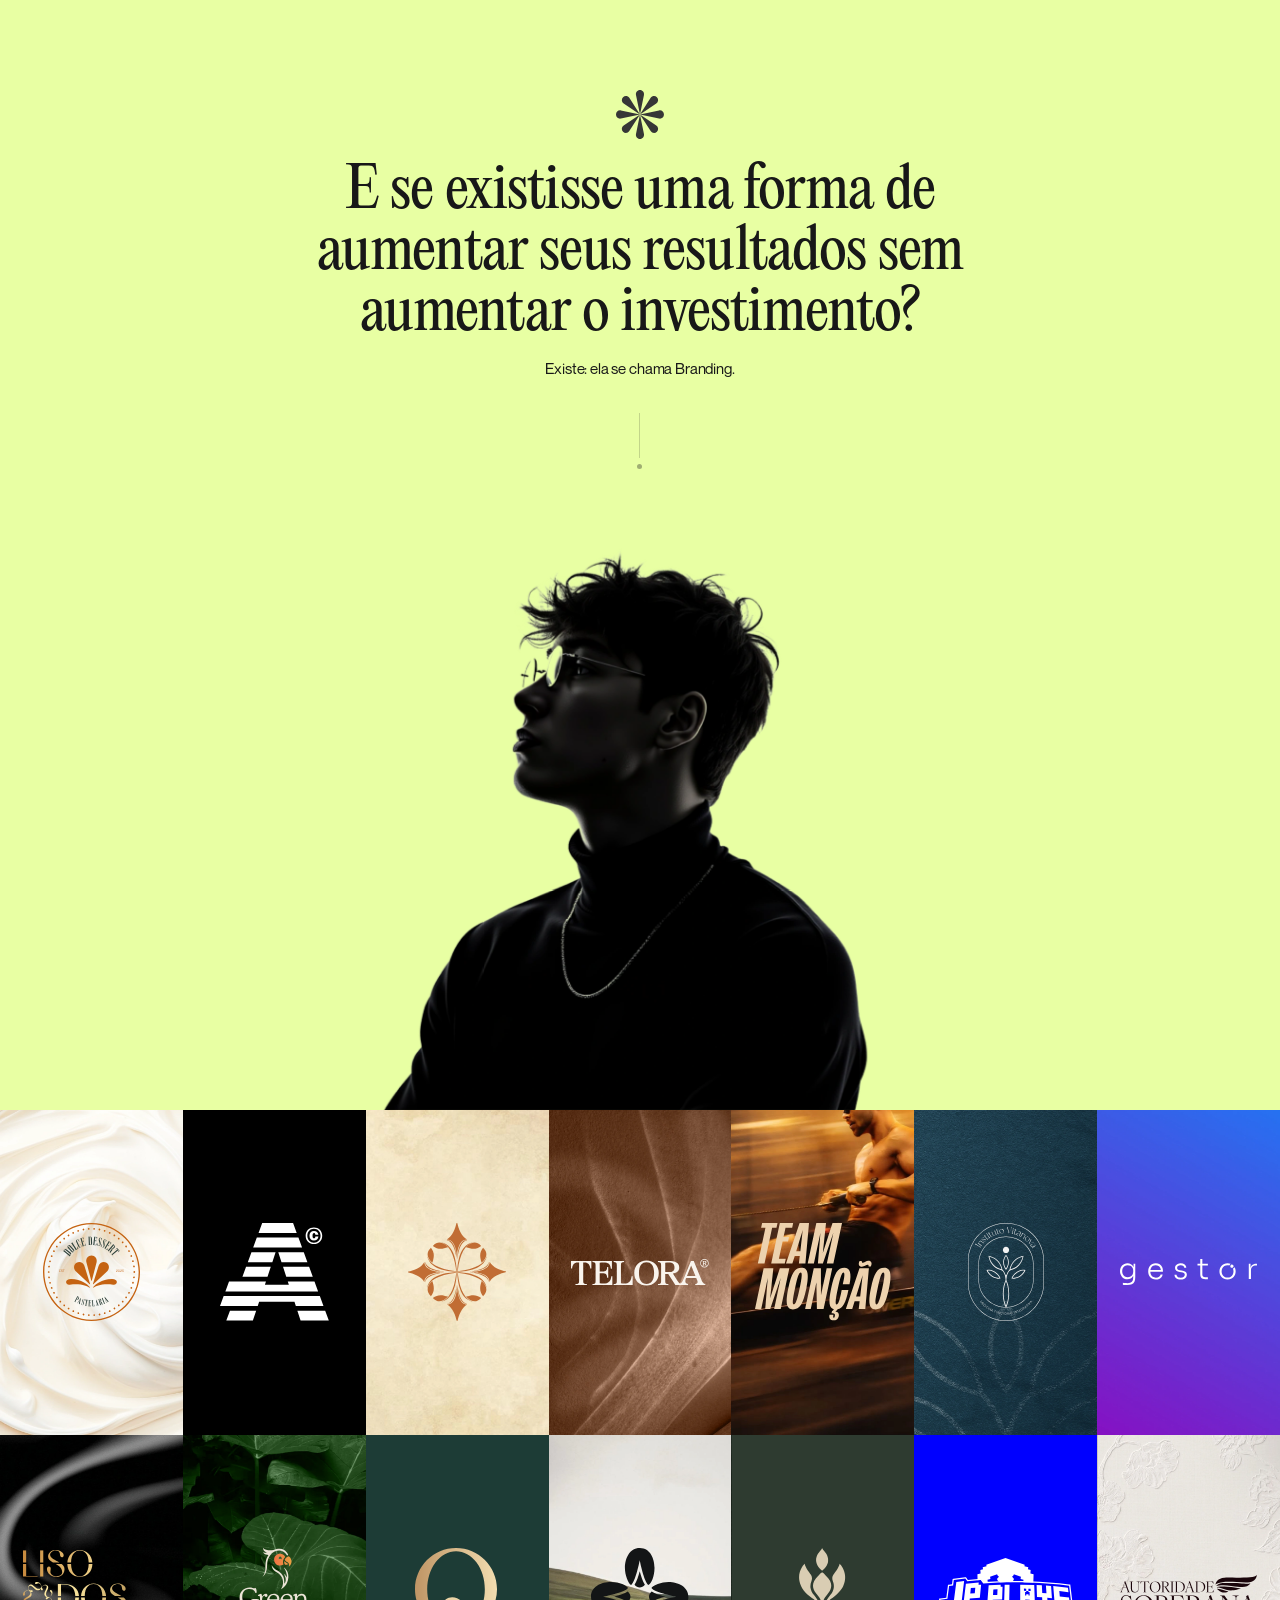
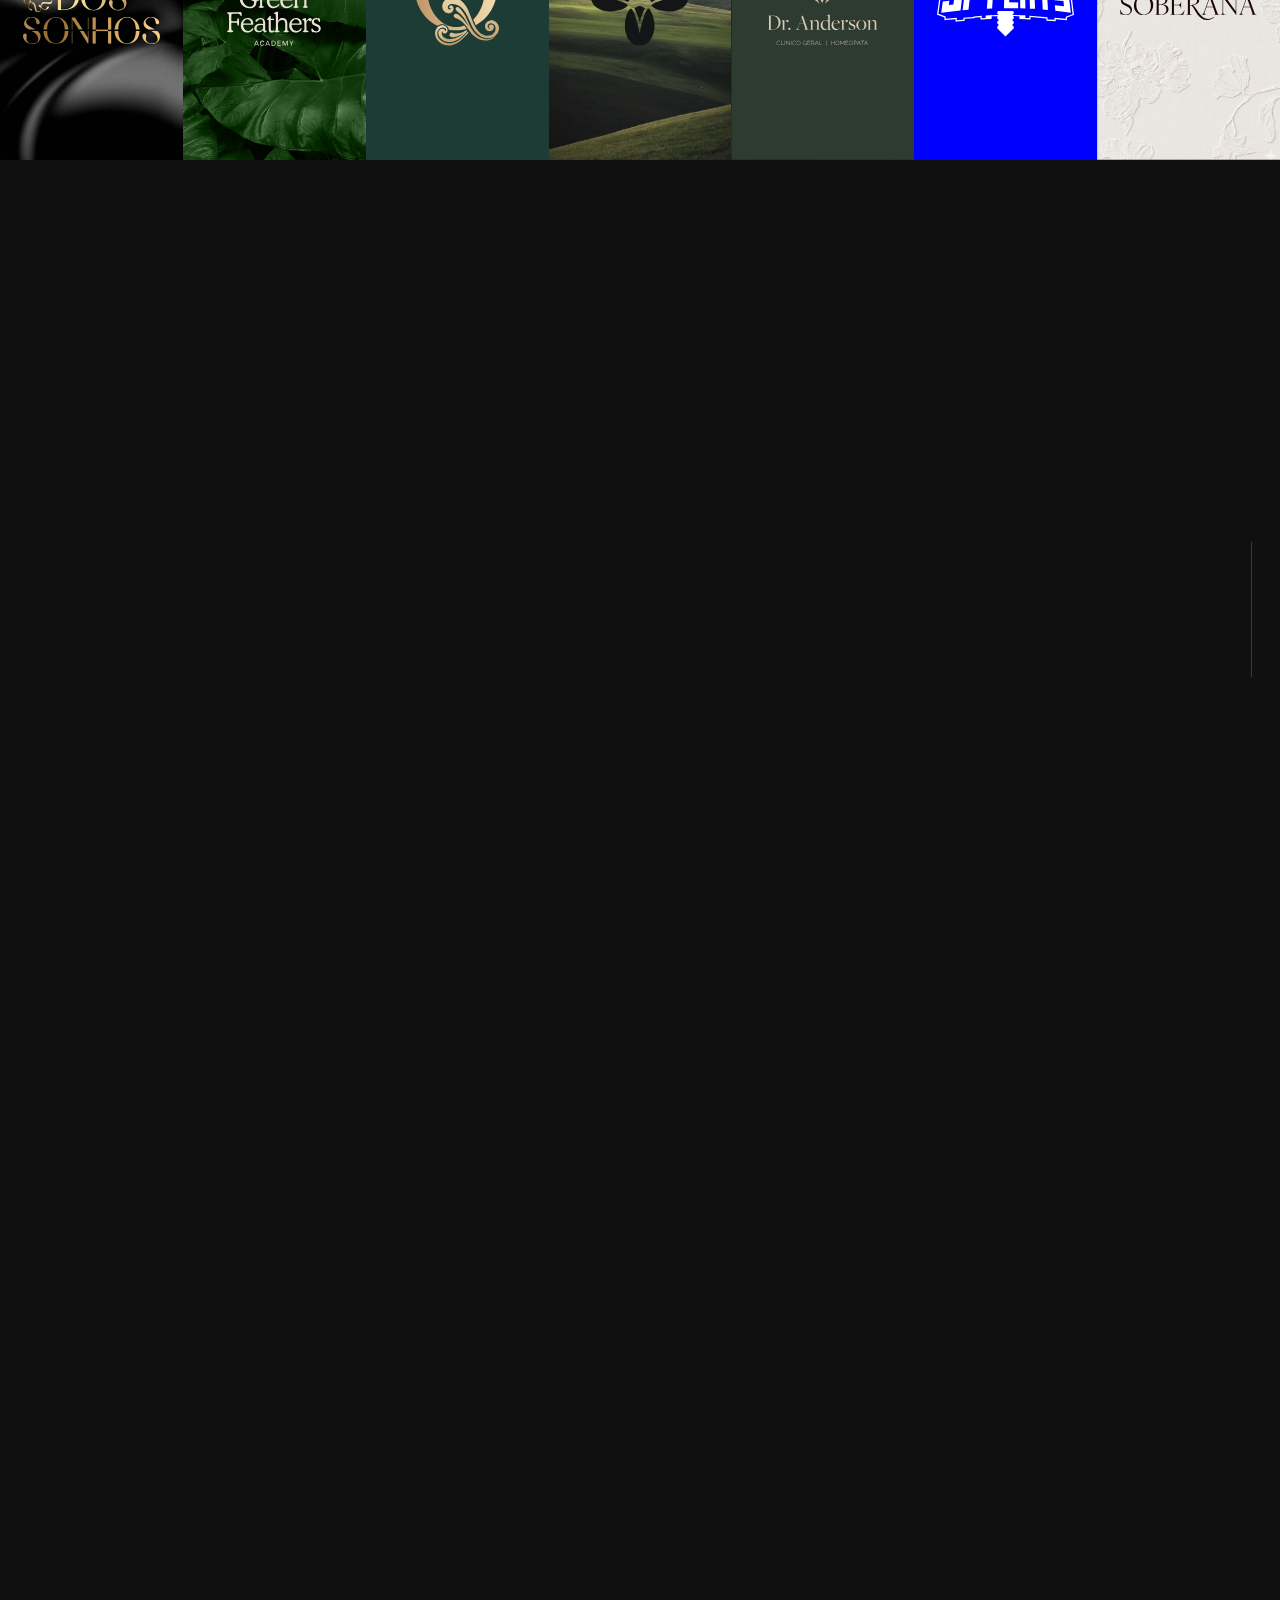
<file: index.html>
<!DOCTYPE html>
<html lang="pt-BR">
<head>
  <meta charset="UTF-8">
  <meta name="viewport" content="width=device-width, initial-scale=1.0">
  <title>Branding | Aumente seus resultados</title>
  <meta name="description" content="E se existisse uma forma de aumentar seus resultados sem aumentar o investimento? Existe: ela se chama Branding.">
  <link rel="preload" href="PPEditorialNew-Regular.otf" as="font" type="font/otf" crossorigin>
  <link rel="preload" href="NeueMontreal-Regular.otf" as="font" type="font/otf" crossorigin>
  <link rel="stylesheet" href="style.css?v=48">
</head>
<body>
  <main class="hero" id="hero">
    <div class="hero-content">
      <img class="hero-logo" src="logo_escura.svg" alt="" aria-hidden="true" width="323" height="323" draggable="false">
      <h1 class="hero-title">
        <span>E se existisse uma forma de</span>
        <span>aumentar seus resultados sem</span>
        <span>aumentar o investimento?</span>
      </h1>
      <p class="hero-subtitle">Existe: ela se chama Branding.</p>
      <a href="#grid-section" class="hero-scroll" aria-label="Rolar para ver os projetos">
        <span class="hero-scroll-rail" aria-hidden="true">
          <span class="hero-scroll-line"></span>
        </span>
        <span class="hero-scroll-dot" aria-hidden="true"></span>
      </a>
    </div>

    <div class="hero-image-container">
      <img src="img_fundo.webp" alt="Branding visual representation" class="hero-person-img" draggable="false">
    </div>
  </main>

  <section class="branding-grid-section" id="grid-section" aria-label="Showcase Grid">
    <div class="branding-grid">
<!-- Card 01 - DOLCE -->
<div class="grid-card has-slides" data-index="1" data-brand="DOLCE">
  <div class="card-slides-container">
    <div class="card-slide active">
      <img src="MARCAS/01 - DOLCE/DOLCE - FUNDO - 1_2x.webp" alt="DOLCE Background 1" class="slide-bg" loading="eager" fetchpriority="high" decoding="async" fetchpriority="high" decoding="async">
      <div class="slide-logo-wrapper">
        <img src="MARCAS/01 - DOLCE/DOLCE - LOGO - 1.svg" alt="DOLCE Logo 1" class="slide-logo" loading="eager" decoding="async">
      </div>
    </div>
    <div class="card-slide">
      <img src="MARCAS/01 - DOLCE/DOLCE - FUNDO - 2_2x.webp" alt="DOLCE Background 2" class="slide-bg" loading="eager" fetchpriority="high" decoding="async">
      <div class="slide-logo-wrapper">
        <img src="MARCAS/01 - DOLCE/DOLCE - LOGO - 2.svg" alt="DOLCE Logo 2" class="slide-logo" loading="eager" decoding="async">
      </div>
    </div>
    <div class="card-slide">
      <img src="MARCAS/01 - DOLCE/DOLCE - FUNDO - 3_2x.webp" alt="DOLCE Background 3" class="slide-bg" loading="eager" fetchpriority="high" decoding="async">
      <div class="slide-logo-wrapper">
        <img src="MARCAS/01 - DOLCE/DOLCE - LOGO - 3.svg" alt="DOLCE Logo 3" class="slide-logo" loading="eager" decoding="async">
      </div>
    </div>
    <div class="card-slide">
      <img src="MARCAS/01 - DOLCE/DOLCE - FUNDO - 4_2x.webp" alt="DOLCE Background 4" class="slide-bg" loading="eager" fetchpriority="high" decoding="async">
      <div class="slide-logo-wrapper">
        <img src="MARCAS/01 - DOLCE/DOLCE - LOGO - 4.svg" alt="DOLCE Logo 4" class="slide-logo" loading="eager" decoding="async">
      </div>
    </div>
    <div class="card-slide">
      <img src="MARCAS/01 - DOLCE/DOLCE - FUNDO - 5_2x.webp" alt="DOLCE Background 5" class="slide-bg" loading="eager" fetchpriority="high" decoding="async">
      <div class="slide-logo-wrapper">
        <img src="MARCAS/01 - DOLCE/DOLCE - LOGO - 5.svg" alt="DOLCE Logo 5" class="slide-logo" loading="eager" decoding="async">
      </div>
    </div>
    <div class="card-slide">
      <img src="MARCAS/01 - DOLCE/DOLCE - FUNDO - 6_2x.webp" alt="DOLCE Background 6" class="slide-bg" loading="eager" fetchpriority="high" decoding="async">
      <div class="slide-logo-wrapper">
        <img src="MARCAS/01 - DOLCE/DOLCE - LOGO - 6.svg" alt="DOLCE Logo 6" class="slide-logo" loading="eager" decoding="async">
      </div>
    </div>
  </div>
</div>

<!-- Card 02 - ARACRUZ -->
<div class="grid-card has-slides" data-index="2" data-brand="ARACRUZ">
  <div class="card-slides-container">
    <div class="card-slide active">
      <img src="MARCAS/02 - ARACRUZ/ARACRUZ - FUNDO - 1_2x.webp" alt="ARACRUZ Background 1" class="slide-bg" loading="eager" fetchpriority="high" decoding="async">
      <div class="slide-logo-wrapper">
        <img src="MARCAS/02 - ARACRUZ/ARACRUZ - LOGO - 1.svg" alt="ARACRUZ Logo 1" class="slide-logo" loading="eager" decoding="async">
      </div>
    </div>
    <div class="card-slide">
      <img src="MARCAS/02 - ARACRUZ/ARACRUZ - FUNDO - 2_2x.webp" alt="ARACRUZ Background 2" class="slide-bg" loading="eager" fetchpriority="high" decoding="async">
      <div class="slide-logo-wrapper">
        <img src="MARCAS/02 - ARACRUZ/ARACRUZ - LOGO - 2.svg" alt="ARACRUZ Logo 2" class="slide-logo" loading="eager" decoding="async">
      </div>
    </div>
    <div class="card-slide">
      <img src="MARCAS/02 - ARACRUZ/ARACRUZ - FUNDO - 3_2x.webp" alt="ARACRUZ Background 3" class="slide-bg" loading="eager" fetchpriority="high" decoding="async">
      <div class="slide-logo-wrapper">
        <img src="MARCAS/02 - ARACRUZ/ARACRUZ - LOGO - 3.svg" alt="ARACRUZ Logo 3" class="slide-logo" loading="eager" decoding="async">
      </div>
    </div>
    <div class="card-slide">
      <img src="MARCAS/02 - ARACRUZ/ARACRUZ - FUNDO - 4_2x.webp" alt="ARACRUZ Background 4" class="slide-bg" loading="eager" fetchpriority="high" decoding="async">
      <div class="slide-logo-wrapper">
        <img src="MARCAS/02 - ARACRUZ/ARACRUZ - LOGO - 4.svg" alt="ARACRUZ Logo 4" class="slide-logo" loading="eager" decoding="async">
      </div>
    </div>
    <div class="card-slide">
      <img src="MARCAS/02 - ARACRUZ/ARACRUZ - FUNDO - 5_2x.webp" alt="ARACRUZ Background 5" class="slide-bg" loading="eager" fetchpriority="high" decoding="async">
      <div class="slide-logo-wrapper">
        <img src="MARCAS/02 - ARACRUZ/ARACRUZ - LOGO - 5.svg" alt="ARACRUZ Logo 5" class="slide-logo" loading="eager" decoding="async">
      </div>
    </div>
    <div class="card-slide">
      <img src="MARCAS/02 - ARACRUZ/ARACRUZ - FUNDO - 6_2x.webp" alt="ARACRUZ Background 6" class="slide-bg" loading="eager" fetchpriority="high" decoding="async">
      <div class="slide-logo-wrapper">
        <img src="MARCAS/02 - ARACRUZ/ARACRUZ - LOGO - 6.svg" alt="ARACRUZ Logo 6" class="slide-logo" loading="eager" decoding="async">
      </div>
    </div>
  </div>
</div>

<!-- Card 03 - JANEDSON -->
<div class="grid-card has-slides" data-index="3" data-brand="JANEDSON">
  <div class="card-slides-container">
    <div class="card-slide active">
      <img src="MARCAS/03 - JANEDSON/JANEDSON - FUNDO - 1_2x.webp" alt="JANEDSON Background 1" class="slide-bg" loading="eager" fetchpriority="high" decoding="async">
      <div class="slide-logo-wrapper">
        <img src="MARCAS/03 - JANEDSON/JANEDSON - LOGO - 1.svg" alt="JANEDSON Logo 1" class="slide-logo" loading="eager" decoding="async">
      </div>
    </div>
    <div class="card-slide">
      <img src="MARCAS/03 - JANEDSON/JANEDSON - FUNDO - 2_2x.webp" alt="JANEDSON Background 2" class="slide-bg" loading="eager" fetchpriority="high" decoding="async">
      <div class="slide-logo-wrapper">
        <img src="MARCAS/03 - JANEDSON/JANEDSON - LOGO - 2.svg" alt="JANEDSON Logo 2" class="slide-logo" loading="eager" decoding="async">
      </div>
    </div>
    <div class="card-slide">
      <img src="MARCAS/03 - JANEDSON/JANEDSON - FUNDO - 3_2x.webp" alt="JANEDSON Background 3" class="slide-bg" loading="eager" fetchpriority="high" decoding="async">
      <div class="slide-logo-wrapper">
        <img src="MARCAS/03 - JANEDSON/JANEDSON - LOGO - 3.svg" alt="JANEDSON Logo 3" class="slide-logo" loading="eager" decoding="async">
      </div>
    </div>
    <div class="card-slide">
      <img src="MARCAS/03 - JANEDSON/JANEDSON - FUNDO - 4_2x.webp" alt="JANEDSON Background 4" class="slide-bg" loading="eager" fetchpriority="high" decoding="async">
      <div class="slide-logo-wrapper">
        <img src="MARCAS/03 - JANEDSON/JANEDSON - LOGO - 4.svg" alt="JANEDSON Logo 4" class="slide-logo" loading="eager" decoding="async">
      </div>
    </div>
    <div class="card-slide">
      <img src="MARCAS/03 - JANEDSON/JANEDSON - FUNDO - 5_2x.webp" alt="JANEDSON Background 5" class="slide-bg" loading="eager" fetchpriority="high" decoding="async">
      <div class="slide-logo-wrapper">
        <img src="MARCAS/03 - JANEDSON/JANEDSON - LOGO - 5.svg" alt="JANEDSON Logo 5" class="slide-logo" loading="eager" decoding="async">
      </div>
    </div>
    <div class="card-slide">
      <img src="MARCAS/03 - JANEDSON/JANEDSON - FUNDO - 6_2x.webp" alt="JANEDSON Background 6" class="slide-bg" loading="eager" fetchpriority="high" decoding="async">
      <div class="slide-logo-wrapper">
        <img src="MARCAS/03 - JANEDSON/JANEDSON - LOGO - 6.svg" alt="JANEDSON Logo 6" class="slide-logo" loading="eager" decoding="async">
      </div>
    </div>
  </div>
</div>

<!-- Card 04 - TELORA -->
<div class="grid-card has-slides" data-index="4" data-brand="TELORA">
  <div class="card-slides-container">
    <div class="card-slide active">
      <img src="MARCAS/04 - TELORA/TELORA - FUNDO - 1_2x.webp" alt="TELORA Background 1" class="slide-bg" loading="eager" fetchpriority="high" decoding="async">
      <div class="slide-logo-wrapper">
        <img src="MARCAS/04 - TELORA/TELORA - LOGO 1.svg" alt="TELORA Logo 1" class="slide-logo" loading="eager" decoding="async">
      </div>
    </div>
    <div class="card-slide">
      <img src="MARCAS/04 - TELORA/TELORA - FUNDO - 2_2x.webp" alt="TELORA Background 2" class="slide-bg" loading="eager" fetchpriority="high" decoding="async">
      <div class="slide-logo-wrapper">
        <img src="MARCAS/04 - TELORA/TELORA - LOGO 2.svg" alt="TELORA Logo 2" class="slide-logo" loading="eager" decoding="async">
      </div>
    </div>
    <div class="card-slide">
      <img src="MARCAS/04 - TELORA/TELORA - FUNDO - 3_2x.webp" alt="TELORA Background 3" class="slide-bg" loading="eager" fetchpriority="high" decoding="async">
      <div class="slide-logo-wrapper">
        <img src="MARCAS/04 - TELORA/TELORA - LOGO 3.svg" alt="TELORA Logo 3" class="slide-logo" loading="eager" decoding="async">
      </div>
    </div>
    <div class="card-slide">
      <img src="MARCAS/04 - TELORA/TELORA - FUNDO - 4_2x.webp" alt="TELORA Background 4" class="slide-bg" loading="eager" fetchpriority="high" decoding="async">
      <div class="slide-logo-wrapper">
        <img src="MARCAS/04 - TELORA/TELORA - LOGO 4.svg" alt="TELORA Logo 4" class="slide-logo" loading="eager" decoding="async">
      </div>
    </div>
    <div class="card-slide">
      <img src="MARCAS/04 - TELORA/TELORA - FUNDO - 5_2x.webp" alt="TELORA Background 5" class="slide-bg" loading="eager" fetchpriority="high" decoding="async">
      <div class="slide-logo-wrapper">
        <img src="MARCAS/04 - TELORA/TELORA - LOGO 5.svg" alt="TELORA Logo 5" class="slide-logo" loading="eager" decoding="async">
      </div>
    </div>
    <div class="card-slide">
      <img src="MARCAS/04 - TELORA/TELORA - FUNDO - 6_2x.webp" alt="TELORA Background 6" class="slide-bg" loading="eager" fetchpriority="high" decoding="async">
      <div class="slide-logo-wrapper">
        <img src="MARCAS/04 - TELORA/TELORA - LOGO 6.svg" alt="TELORA Logo 6" class="slide-logo" loading="eager" decoding="async">
      </div>
    </div>
    <div class="card-slide">
      <img src="MARCAS/04 - TELORA/TELORA - FUNDO - 7_2x.webp" alt="TELORA Background 7" class="slide-bg" loading="eager" fetchpriority="high" decoding="async">
      <div class="slide-logo-wrapper">
        <img src="MARCAS/04 - TELORA/TELORA - LOGO 7.svg" alt="TELORA Logo 7" class="slide-logo" loading="eager" decoding="async">
      </div>
    </div>
    <div class="card-slide">
      <img src="MARCAS/04 - TELORA/TELORA - FUNDO - 8_2x.webp" alt="TELORA Background 8" class="slide-bg" loading="eager" fetchpriority="high" decoding="async">
      <div class="slide-logo-wrapper">
        <img src="MARCAS/04 - TELORA/TELORA - LOGO 8.svg" alt="TELORA Logo 8" class="slide-logo" loading="eager" decoding="async">
      </div>
    </div>
    <div class="card-slide">
      <img src="MARCAS/04 - TELORA/TELORA - FUNDO - 9_2x.webp" alt="TELORA Background 9" class="slide-bg" loading="eager" fetchpriority="high" decoding="async">
      <div class="slide-logo-wrapper">
        <img src="MARCAS/04 - TELORA/TELORA - LOGO 9.svg" alt="TELORA Logo 9" class="slide-logo" loading="eager" decoding="async">
      </div>
    </div>
  </div>
</div>

<!-- Card 05 - MONCAO -->
<div class="grid-card has-slides" data-index="5" data-brand="MONCAO">
  <div class="card-slides-container">
    <div class="card-slide active">
      <img src="MARCAS/05 - MONCAO/MONCAO - FUNDO - 1_2x.webp" alt="MONCAO Background 1" class="slide-bg" loading="eager" fetchpriority="high" decoding="async">
      <div class="slide-logo-wrapper">
        <img src="MARCAS/05 - MONCAO/MONCAO - LOGO - 1.svg" alt="MONCAO Logo 1" class="slide-logo" loading="eager" decoding="async">
      </div>
    </div>
    <div class="card-slide">
      <img src="MARCAS/05 - MONCAO/MONCAO - FUNDO - 2_2x.webp" alt="MONCAO Background 2" class="slide-bg" loading="eager" fetchpriority="high" decoding="async">
      <div class="slide-logo-wrapper">
        <img src="MARCAS/05 - MONCAO/MONCAO - LOGO - 2.svg" alt="MONCAO Logo 2" class="slide-logo" loading="eager" decoding="async">
      </div>
    </div>
    <div class="card-slide">
      <img src="MARCAS/05 - MONCAO/MONCAO - FUNDO - 3_2x.webp" alt="MONCAO Background 3" class="slide-bg" loading="eager" fetchpriority="high" decoding="async">
      <div class="slide-logo-wrapper">
        <img src="MARCAS/05 - MONCAO/MONCAO - LOGO - 3.svg" alt="MONCAO Logo 3" class="slide-logo" loading="eager" decoding="async">
      </div>
    </div>
    <div class="card-slide">
      <img src="MARCAS/05 - MONCAO/MONCAO - FUNDO - 4_2x.webp" alt="MONCAO Background 4" class="slide-bg" loading="eager" fetchpriority="high" decoding="async">
      <div class="slide-logo-wrapper">
        <img src="MARCAS/05 - MONCAO/MONCAO - LOGO - 4.svg" alt="MONCAO Logo 4" class="slide-logo" loading="eager" decoding="async">
      </div>
    </div>
    <div class="card-slide">
      <img src="MARCAS/05 - MONCAO/MONCAO - FUNDO - 5_2x.webp" alt="MONCAO Background 5" class="slide-bg" loading="eager" fetchpriority="high" decoding="async">
      <div class="slide-logo-wrapper">
        <img src="MARCAS/05 - MONCAO/MONCAO - LOGO - 5.svg" alt="MONCAO Logo 5" class="slide-logo" loading="eager" decoding="async">
      </div>
    </div>
    <div class="card-slide">
      <img src="MARCAS/05 - MONCAO/MONCAO - FUNDO - 6_2x.webp" alt="MONCAO Background 6" class="slide-bg" loading="eager" fetchpriority="high" decoding="async">
      <div class="slide-logo-wrapper">
        <img src="MARCAS/05 - MONCAO/MONCAO - LOGO - 6.svg" alt="MONCAO Logo 6" class="slide-logo" loading="eager" decoding="async">
      </div>
    </div>
  </div>
</div>

<!-- Card 06 - VITANOVA -->
<div class="grid-card has-slides" data-index="6" data-brand="VITANOVA">
  <div class="card-slides-container">
    <div class="card-slide active">
      <img src="MARCAS/06 - VITANOVA/VITANOVA - FUNDO - 1_2x.webp" alt="VITANOVA Background 1" class="slide-bg" loading="eager" fetchpriority="high" decoding="async">
      <div class="slide-logo-wrapper">
        <img src="MARCAS/06 - VITANOVA/VITANOVA - LOGO - 1.svg" alt="VITANOVA Logo 1" class="slide-logo" loading="eager" decoding="async">
      </div>
    </div>
    <div class="card-slide">
      <img src="MARCAS/06 - VITANOVA/VITANOVA - FUNDO - 2_2x.webp" alt="VITANOVA Background 2" class="slide-bg" loading="eager" fetchpriority="high" decoding="async">
      <div class="slide-logo-wrapper">
        <img src="MARCAS/06 - VITANOVA/VITANOVA - LOGO - 2.svg" alt="VITANOVA Logo 2" class="slide-logo" loading="eager" decoding="async">
      </div>
    </div>
    <div class="card-slide">
      <img src="MARCAS/06 - VITANOVA/VITANOVA - FUNDO - 3_2x.webp" alt="VITANOVA Background 3" class="slide-bg" loading="eager" fetchpriority="high" decoding="async">
      <div class="slide-logo-wrapper">
        <img src="MARCAS/06 - VITANOVA/VITANOVA - LOGO - 3.svg" alt="VITANOVA Logo 3" class="slide-logo" loading="eager" decoding="async">
      </div>
    </div>
    <div class="card-slide">
      <img src="MARCAS/06 - VITANOVA/VITANOVA - FUNDO - 4_2x.webp" alt="VITANOVA Background 4" class="slide-bg" loading="eager" fetchpriority="high" decoding="async">
      <div class="slide-logo-wrapper">
        <img src="MARCAS/06 - VITANOVA/VITANOVA - LOGO - 4.svg" alt="VITANOVA Logo 4" class="slide-logo" loading="eager" decoding="async">
      </div>
    </div>
    <div class="card-slide">
      <img src="MARCAS/06 - VITANOVA/VITANOVA - FUNDO - 5_2x.webp" alt="VITANOVA Background 5" class="slide-bg" loading="eager" fetchpriority="high" decoding="async">
      <div class="slide-logo-wrapper">
        <img src="MARCAS/06 - VITANOVA/VITANOVA - LOGO - 5.svg" alt="VITANOVA Logo 5" class="slide-logo" loading="eager" decoding="async">
      </div>
    </div>
    <div class="card-slide">
      <img src="MARCAS/06 - VITANOVA/VITANOVA - FUNDO - 6_2x.webp" alt="VITANOVA Background 6" class="slide-bg" loading="eager" fetchpriority="high" decoding="async">
      <div class="slide-logo-wrapper">
        <img src="MARCAS/06 - VITANOVA/VITANOVA - LOGO - 6.svg" alt="VITANOVA Logo 6" class="slide-logo" loading="eager" decoding="async">
      </div>
    </div>
    <div class="card-slide">
      <img src="MARCAS/06 - VITANOVA/VITANOVA - FUNDO - 7_2x.webp" alt="VITANOVA Background 7" class="slide-bg" loading="eager" fetchpriority="high" decoding="async">
      <div class="slide-logo-wrapper">
        <img src="MARCAS/06 - VITANOVA/VITANOVA - LOGO - 7.svg" alt="VITANOVA Logo 7" class="slide-logo" loading="eager" decoding="async">
      </div>
    </div>
  </div>
</div>

<!-- Card 07 - 360 -->
<div class="grid-card has-slides" data-index="7" data-brand="360">
  <div class="card-slides-container">
    <div class="card-slide active">
      <img src="MARCAS/07 - 360/360 - FUNDO - 1_2x.webp" alt="360 Background 1" class="slide-bg" loading="eager" fetchpriority="high" decoding="async">
      <div class="slide-logo-wrapper">
        <img src="MARCAS/07 - 360/360 - LOGO - 1.svg" alt="360 Logo 1" class="slide-logo" loading="eager" decoding="async">
      </div>
    </div>
    <div class="card-slide">
      <img src="MARCAS/07 - 360/360 - FUNDO - 2_2x.webp" alt="360 Background 2" class="slide-bg" loading="eager" fetchpriority="high" decoding="async">
      <div class="slide-logo-wrapper">
        <img src="MARCAS/07 - 360/360 - LOGO - 2.svg" alt="360 Logo 2" class="slide-logo" loading="eager" decoding="async">
      </div>
    </div>
    <div class="card-slide">
      <img src="MARCAS/07 - 360/360 - FUNDO - 3_2x.webp" alt="360 Background 3" class="slide-bg" loading="eager" fetchpriority="high" decoding="async">
      <div class="slide-logo-wrapper">
        <img src="MARCAS/07 - 360/360 - LOGO - 3.svg" alt="360 Logo 3" class="slide-logo" loading="eager" decoding="async">
      </div>
    </div>
    <div class="card-slide">
      <img src="MARCAS/07 - 360/360 - FUNDO - 4_2x.webp" alt="360 Background 4" class="slide-bg" loading="eager" fetchpriority="high" decoding="async">
      <div class="slide-logo-wrapper">
        <img src="MARCAS/07 - 360/360 - LOGO - 4.svg" alt="360 Logo 4" class="slide-logo" loading="eager" decoding="async">
      </div>
    </div>
    <div class="card-slide">
      <img src="MARCAS/07 - 360/360 - FUNDO - 5_2x.webp" alt="360 Background 5" class="slide-bg" loading="eager" fetchpriority="high" decoding="async">
      <div class="slide-logo-wrapper">
        <img src="MARCAS/07 - 360/360 - LOGO - 5.svg" alt="360 Logo 5" class="slide-logo" loading="eager" decoding="async">
      </div>
    </div>
    <div class="card-slide">
      <img src="MARCAS/07 - 360/360 - FUNDO - 6_2x.webp" alt="360 Background 6" class="slide-bg" loading="eager" fetchpriority="high" decoding="async">
      <div class="slide-logo-wrapper">
        <img src="MARCAS/07 - 360/360 - LOGO - 6.svg" alt="360 Logo 6" class="slide-logo" loading="eager" decoding="async">
      </div>
    </div>
    <div class="card-slide">
      <img src="MARCAS/07 - 360/360 - FUNDO - 7_2x.webp" alt="360 Background 7" class="slide-bg" loading="eager" fetchpriority="high" decoding="async">
      <div class="slide-logo-wrapper">
        <img src="MARCAS/07 - 360/360 - LOGO - 7.svg" alt="360 Logo 7" class="slide-logo" loading="eager" decoding="async">
      </div>
    </div>
  </div>
</div>

<!-- Card 08 - LISO -->
<div class="grid-card has-slides" data-index="8" data-brand="LISO">
  <div class="card-slides-container">
    <div class="card-slide active">
      <img src="MARCAS/08 - LISO/LISO - FUNDO - 1_2x.webp" alt="LISO Background 1" class="slide-bg" loading="eager" fetchpriority="high" decoding="async">
      <div class="slide-logo-wrapper">
        <img src="MARCAS/08 - LISO/LISO - LOGO - 1.svg" alt="LISO Logo 1" class="slide-logo" loading="eager" decoding="async">
      </div>
    </div>
    <div class="card-slide">
      <img src="MARCAS/08 - LISO/LISO - FUNDO - 2_2x.webp" alt="LISO Background 2" class="slide-bg" loading="eager" fetchpriority="high" decoding="async">
      <div class="slide-logo-wrapper">
        <img src="MARCAS/08 - LISO/LISO - LOGO - 2.svg" alt="LISO Logo 2" class="slide-logo" loading="eager" decoding="async">
      </div>
    </div>
    <div class="card-slide">
      <img src="MARCAS/08 - LISO/LISO - FUNDO - 3_2x.webp" alt="LISO Background 3" class="slide-bg" loading="eager" fetchpriority="high" decoding="async">
      <div class="slide-logo-wrapper">
        <img src="MARCAS/08 - LISO/LISO - LOGO - 3.svg" alt="LISO Logo 3" class="slide-logo" loading="eager" decoding="async">
      </div>
    </div>
    <div class="card-slide">
      <img src="MARCAS/08 - LISO/LISO - FUNDO - 4_2x.webp" alt="LISO Background 4" class="slide-bg" loading="eager" fetchpriority="high" decoding="async">
      <div class="slide-logo-wrapper">
        <img src="MARCAS/08 - LISO/LISO - LOGO - 4.svg" alt="LISO Logo 4" class="slide-logo" loading="eager" decoding="async">
      </div>
    </div>
    <div class="card-slide">
      <img src="MARCAS/08 - LISO/LISO - FUNDO - 5_2x.webp" alt="LISO Background 5" class="slide-bg" loading="eager" fetchpriority="high" decoding="async">
      <div class="slide-logo-wrapper">
        <img src="MARCAS/08 - LISO/LISO - LOGO - 5.svg" alt="LISO Logo 5" class="slide-logo" loading="eager" decoding="async">
      </div>
    </div>
  </div>
</div>

<!-- Card 09 - GREEN -->
<div class="grid-card has-slides" data-index="9" data-brand="GREEN">
  <div class="card-slides-container">
    <div class="card-slide active">
      <img src="MARCAS/09 - GREEN/GREEN - FUNDO - 1_2x.webp" alt="GREEN Background 1" class="slide-bg" loading="eager" fetchpriority="high" decoding="async">
      <div class="slide-logo-wrapper">
        <img src="MARCAS/09 - GREEN/GREEN - LOGO - 1.svg" alt="GREEN Logo 1" class="slide-logo" loading="eager" decoding="async">
      </div>
    </div>
    <div class="card-slide">
      <img src="MARCAS/09 - GREEN/GREEN - FUNDO - 2_2x.webp" alt="GREEN Background 2" class="slide-bg" loading="eager" fetchpriority="high" decoding="async">
      <div class="slide-logo-wrapper">
        <img src="MARCAS/09 - GREEN/GREEN - LOGO - 2.svg" alt="GREEN Logo 2" class="slide-logo" loading="eager" decoding="async">
      </div>
    </div>
    <div class="card-slide">
      <img src="MARCAS/09 - GREEN/GREEN - FUNDO - 3_2x.webp" alt="GREEN Background 3" class="slide-bg" loading="eager" fetchpriority="high" decoding="async">
      <div class="slide-logo-wrapper">
        <img src="MARCAS/09 - GREEN/GREEN - LOGO - 3.svg" alt="GREEN Logo 3" class="slide-logo" loading="eager" decoding="async">
      </div>
    </div>
    <div class="card-slide">
      <img src="MARCAS/09 - GREEN/GREEN - FUNDO - 4_2x.webp" alt="GREEN Background 4" class="slide-bg" loading="eager" fetchpriority="high" decoding="async">
      <div class="slide-logo-wrapper">
        <img src="MARCAS/09 - GREEN/GREEN - LOGO - 4.svg" alt="GREEN Logo 4" class="slide-logo" loading="eager" decoding="async">
      </div>
    </div>
    <div class="card-slide">
      <img src="MARCAS/09 - GREEN/GREEN - FUNDO - 5_2x.webp" alt="GREEN Background 5" class="slide-bg" loading="eager" fetchpriority="high" decoding="async">
      <div class="slide-logo-wrapper">
        <img src="MARCAS/09 - GREEN/GREEN - LOGO - 5.svg" alt="GREEN Logo 5" class="slide-logo" loading="eager" decoding="async">
      </div>
    </div>
    <div class="card-slide">
      <img src="MARCAS/09 - GREEN/GREEN - FUNDO - 6_2x.webp" alt="GREEN Background 6" class="slide-bg" loading="eager" fetchpriority="high" decoding="async">
      <div class="slide-logo-wrapper">
        <img src="MARCAS/09 - GREEN/GREEN - LOGO - 6.svg" alt="GREEN Logo 6" class="slide-logo" loading="eager" decoding="async">
      </div>
    </div>
    <div class="card-slide">
      <img src="MARCAS/09 - GREEN/GREEN - FUNDO - 7_2x.webp" alt="GREEN Background 7" class="slide-bg" loading="eager" fetchpriority="high" decoding="async">
      <div class="slide-logo-wrapper">
        <img src="MARCAS/09 - GREEN/GREEN - LOGO - 7.svg" alt="GREEN Logo 7" class="slide-logo" loading="eager" decoding="async">
      </div>
    </div>
    <div class="card-slide">
      <img src="MARCAS/09 - GREEN/GREEN - FUNDO - 8_2x.webp" alt="GREEN Background 8" class="slide-bg" loading="eager" fetchpriority="high" decoding="async">
      <div class="slide-logo-wrapper">
        <img src="MARCAS/09 - GREEN/GREEN - LOGO - 8.svg" alt="GREEN Logo 8" class="slide-logo" loading="eager" decoding="async">
      </div>
    </div>
  </div>
</div>

<!-- Card 10 - QUERUBINI -->
<div class="grid-card has-slides" data-index="10" data-brand="QUERUBINI">
  <div class="card-slides-container">
    <div class="card-slide active">
      <img src="MARCAS/10 - QUERUBINI/QUERUBINI - FUNDO - 1_2x.webp" alt="QUERUBINI Background 1" class="slide-bg" loading="eager" fetchpriority="high" decoding="async">
      <div class="slide-logo-wrapper">
        <img src="MARCAS/10 - QUERUBINI/QUERUBINI - LOGO - 1.svg" alt="QUERUBINI Logo 1" class="slide-logo" loading="eager" decoding="async">
      </div>
    </div>
    <div class="card-slide">
      <img src="MARCAS/10 - QUERUBINI/QUERUBINI - FUNDO - 2_2x.webp" alt="QUERUBINI Background 2" class="slide-bg" loading="eager" fetchpriority="high" decoding="async">
      <div class="slide-logo-wrapper">
        <img src="MARCAS/10 - QUERUBINI/QUERUBINI - LOGO - 2.svg" alt="QUERUBINI Logo 2" class="slide-logo" loading="eager" decoding="async">
      </div>
    </div>
    <div class="card-slide">
      <img src="MARCAS/10 - QUERUBINI/QUERUBINI - FUNDO - 3_2x.webp" alt="QUERUBINI Background 3" class="slide-bg" loading="eager" fetchpriority="high" decoding="async">
      <div class="slide-logo-wrapper">
        <img src="MARCAS/10 - QUERUBINI/QUERUBINI - LOGO - 3.svg" alt="QUERUBINI Logo 3" class="slide-logo" loading="eager" decoding="async">
      </div>
    </div>
    <div class="card-slide">
      <img src="MARCAS/10 - QUERUBINI/QUERUBINI - FUNDO - 4_2x.webp" alt="QUERUBINI Background 4" class="slide-bg" loading="eager" fetchpriority="high" decoding="async">
      <div class="slide-logo-wrapper">
        <img src="MARCAS/10 - QUERUBINI/QUERUBINI - LOGO - 4.svg" alt="QUERUBINI Logo 4" class="slide-logo" loading="eager" decoding="async">
      </div>
    </div>
    <div class="card-slide">
      <img src="MARCAS/10 - QUERUBINI/QUERUBINI - FUNDO - 5_2x.webp" alt="QUERUBINI Background 5" class="slide-bg" loading="eager" fetchpriority="high" decoding="async">
      <div class="slide-logo-wrapper">
        <img src="MARCAS/10 - QUERUBINI/QUERUBINI - LOGO - 5.svg" alt="QUERUBINI Logo 5" class="slide-logo" loading="eager" decoding="async">
      </div>
    </div>
    <div class="card-slide">
      <img src="MARCAS/10 - QUERUBINI/QUERUBINI - FUNDO - 6_2x.webp" alt="QUERUBINI Background 6" class="slide-bg" loading="eager" fetchpriority="high" decoding="async">
      <div class="slide-logo-wrapper">
        <img src="MARCAS/10 - QUERUBINI/QUERUBINI - LOGO - 6.svg" alt="QUERUBINI Logo 6" class="slide-logo" loading="eager" decoding="async">
      </div>
    </div>
  </div>
</div>

<!-- Card 11 - PISTACCHIO -->
<div class="grid-card has-slides" data-index="11" data-brand="PISTACCHIO">
  <div class="card-slides-container">
    <div class="card-slide active">
      <img src="MARCAS/11 - PISTACCHIO/PISTACCHIO - FUNDO - 1_2x.webp" alt="PISTACCHIO Background 1" class="slide-bg" loading="eager" fetchpriority="high" decoding="async">
      <div class="slide-logo-wrapper">
        <img src="MARCAS/11 - PISTACCHIO/PISTACCHIO - LOGO - 1.svg" alt="PISTACCHIO Logo 1" class="slide-logo" loading="eager" decoding="async">
      </div>
    </div>
    <div class="card-slide">
      <img src="MARCAS/11 - PISTACCHIO/PISTACCHIO - FUNDO - 2_2x.webp" alt="PISTACCHIO Background 2" class="slide-bg" loading="eager" fetchpriority="high" decoding="async">
      <div class="slide-logo-wrapper">
        <img src="MARCAS/11 - PISTACCHIO/PISTACCHIO - LOGO - 2.svg" alt="PISTACCHIO Logo 2" class="slide-logo" loading="eager" decoding="async">
      </div>
    </div>
    <div class="card-slide">
      <img src="MARCAS/11 - PISTACCHIO/PISTACCHIO - FUNDO - 3_2x.webp" alt="PISTACCHIO Background 3" class="slide-bg" loading="eager" fetchpriority="high" decoding="async">
      <div class="slide-logo-wrapper">
        <img src="MARCAS/11 - PISTACCHIO/PISTACCHIO - LOGO - 3.svg" alt="PISTACCHIO Logo 3" class="slide-logo" loading="eager" decoding="async">
      </div>
    </div>
    <div class="card-slide">
      <img src="MARCAS/11 - PISTACCHIO/PISTACCHIO - FUNDO - 4_2x.webp" alt="PISTACCHIO Background 4" class="slide-bg" loading="eager" fetchpriority="high" decoding="async">
      <div class="slide-logo-wrapper">
        <img src="MARCAS/11 - PISTACCHIO/PISTACCHIO - LOGO - 4.svg" alt="PISTACCHIO Logo 4" class="slide-logo" loading="eager" decoding="async">
      </div>
    </div>
    <div class="card-slide">
      <img src="MARCAS/11 - PISTACCHIO/PISTACCHIO - FUNDO - 5_2x.webp" alt="PISTACCHIO Background 5" class="slide-bg" loading="eager" fetchpriority="high" decoding="async">
      <div class="slide-logo-wrapper">
        <img src="MARCAS/11 - PISTACCHIO/PISTACCHIO - LOGO - 5.svg" alt="PISTACCHIO Logo 5" class="slide-logo" loading="eager" decoding="async">
      </div>
    </div>
    <div class="card-slide">
      <img src="MARCAS/11 - PISTACCHIO/PISTACCHIO - FUNDO - 6_2x.webp" alt="PISTACCHIO Background 6" class="slide-bg" loading="eager" fetchpriority="high" decoding="async">
      <div class="slide-logo-wrapper">
        <img src="MARCAS/11 - PISTACCHIO/PISTACCHIO - LOGO - 6.svg" alt="PISTACCHIO Logo 6" class="slide-logo" loading="eager" decoding="async">
      </div>
    </div>
    <div class="card-slide">
      <img src="MARCAS/11 - PISTACCHIO/PISTACCHIO - FUNDO - 7_2x.webp" alt="PISTACCHIO Background 7" class="slide-bg" loading="eager" fetchpriority="high" decoding="async">
      <div class="slide-logo-wrapper">
        <img src="MARCAS/11 - PISTACCHIO/PISTACCHIO - LOGO - 7.svg" alt="PISTACCHIO Logo 7" class="slide-logo" loading="eager" decoding="async">
      </div>
    </div>
    <div class="card-slide">
      <img src="MARCAS/11 - PISTACCHIO/PISTACCHIO - FUNDO - 8_2x.webp" alt="PISTACCHIO Background 8" class="slide-bg" loading="eager" fetchpriority="high" decoding="async">
      <div class="slide-logo-wrapper">
        <img src="MARCAS/11 - PISTACCHIO/PISTACCHIO - LOGO - 8.svg" alt="PISTACCHIO Logo 8" class="slide-logo" loading="eager" decoding="async">
      </div>
    </div>
    <div class="card-slide">
      <img src="MARCAS/11 - PISTACCHIO/PISTACCHIO - FUNDO - 9_2x.webp" alt="PISTACCHIO Background 9" class="slide-bg" loading="eager" fetchpriority="high" decoding="async">
      <div class="slide-logo-wrapper">
        <img src="MARCAS/11 - PISTACCHIO/PISTACCHIO - LOGO - 9.svg" alt="PISTACCHIO Logo 9" class="slide-logo" loading="eager" decoding="async">
      </div>
    </div>
  </div>
</div>

<!-- Card 12 - ANDERSON -->
<div class="grid-card has-slides" data-index="12" data-brand="ANDERSON">
  <div class="card-slides-container">
    <div class="card-slide active">
      <img src="MARCAS/12 - ANDERSON/ANDERSON - FUNDO - 1_2x.webp" alt="ANDERSON Background 1" class="slide-bg" loading="eager" fetchpriority="high" decoding="async">
      <div class="slide-logo-wrapper">
        <img src="MARCAS/12 - ANDERSON/ANDERSON - LOGO - 1.svg" alt="ANDERSON Logo 1" class="slide-logo" loading="eager" decoding="async">
      </div>
    </div>
    <div class="card-slide">
      <img src="MARCAS/12 - ANDERSON/ANDERSON - FUNDO - 2_2x.webp" alt="ANDERSON Background 2" class="slide-bg" loading="eager" fetchpriority="high" decoding="async">
      <div class="slide-logo-wrapper">
        <img src="MARCAS/12 - ANDERSON/ANDERSON - LOGO - 2.svg" alt="ANDERSON Logo 2" class="slide-logo" loading="eager" decoding="async">
      </div>
    </div>
    <div class="card-slide">
      <img src="MARCAS/12 - ANDERSON/ANDERSON - FUNDO - 3_2x.webp" alt="ANDERSON Background 3" class="slide-bg" loading="eager" fetchpriority="high" decoding="async">
      <div class="slide-logo-wrapper">
        <img src="MARCAS/12 - ANDERSON/ANDERSON - LOGO - 3.svg" alt="ANDERSON Logo 3" class="slide-logo" loading="eager" decoding="async">
      </div>
    </div>
    <div class="card-slide">
      <img src="MARCAS/12 - ANDERSON/ANDERSON - FUNDO - 4_2x.webp" alt="ANDERSON Background 4" class="slide-bg" loading="eager" fetchpriority="high" decoding="async">
      <div class="slide-logo-wrapper">
        <img src="MARCAS/12 - ANDERSON/ANDERSON - LOGO - 4.svg" alt="ANDERSON Logo 4" class="slide-logo" loading="eager" decoding="async">
      </div>
    </div>
    <div class="card-slide">
      <img src="MARCAS/12 - ANDERSON/ANDERSON - FUNDO - 5_2x.webp" alt="ANDERSON Background 5" class="slide-bg" loading="eager" fetchpriority="high" decoding="async">
      <div class="slide-logo-wrapper">
        <img src="MARCAS/12 - ANDERSON/ANDERSON - LOGO - 5.svg" alt="ANDERSON Logo 5" class="slide-logo" loading="eager" decoding="async">
      </div>
    </div>
    <div class="card-slide">
      <img src="MARCAS/12 - ANDERSON/ANDERSON - FUNDO - 6_2x.webp" alt="ANDERSON Background 6" class="slide-bg" loading="eager" fetchpriority="high" decoding="async">
      <div class="slide-logo-wrapper">
        <img src="MARCAS/12 - ANDERSON/ANDERSON - LOGO - 6.svg" alt="ANDERSON Logo 6" class="slide-logo" loading="eager" decoding="async">
      </div>
    </div>
    <div class="card-slide">
      <img src="MARCAS/12 - ANDERSON/ANDERSON - FUNDO - 7_2x.webp" alt="ANDERSON Background 7" class="slide-bg" loading="eager" fetchpriority="high" decoding="async">
      <div class="slide-logo-wrapper">
        <img src="MARCAS/12 - ANDERSON/ANDERSON - LOGO - 7.svg" alt="ANDERSON Logo 7" class="slide-logo" loading="eager" decoding="async">
      </div>
    </div>
  </div>
</div>

<!-- Card 13 - JP -->
<div class="grid-card has-slides" data-index="13" data-brand="JP">
  <div class="card-slides-container">
    <div class="card-slide active">
      <img src="MARCAS/13 - JP/JP - FUNDO - 1_2x.webp" alt="JP Background 1" class="slide-bg" loading="eager" fetchpriority="high" decoding="async">
      <div class="slide-logo-wrapper">
        <img src="MARCAS/13 - JP/JP - LOGO - 1.svg" alt="JP Logo 1" class="slide-logo" loading="eager" decoding="async">
      </div>
    </div>
    <div class="card-slide">
      <img src="MARCAS/13 - JP/JP - FUNDO - 2_2x.webp" alt="JP Background 2" class="slide-bg" loading="eager" fetchpriority="high" decoding="async">
      <div class="slide-logo-wrapper">
        <img src="MARCAS/13 - JP/JP - LOGO - 2.svg" alt="JP Logo 2" class="slide-logo" loading="eager" decoding="async">
      </div>
    </div>
    <div class="card-slide">
      <img src="MARCAS/13 - JP/JP - FUNDO - 3_2x.webp" alt="JP Background 3" class="slide-bg" loading="eager" fetchpriority="high" decoding="async">
      <div class="slide-logo-wrapper">
        <img src="MARCAS/13 - JP/JP - LOGO - 3.svg" alt="JP Logo 3" class="slide-logo" loading="eager" decoding="async">
      </div>
    </div>
    <div class="card-slide">
      <img src="MARCAS/13 - JP/JP - FUNDO - 4_2x.webp" alt="JP Background 4" class="slide-bg" loading="eager" fetchpriority="high" decoding="async">
      <div class="slide-logo-wrapper">
        <img src="MARCAS/13 - JP/JP - LOGO - 4.svg" alt="JP Logo 4" class="slide-logo" loading="eager" decoding="async">
      </div>
    </div>
    <div class="card-slide">
      <img src="MARCAS/13 - JP/JP - FUNDO - 5_2x.webp" alt="JP Background 5" class="slide-bg" loading="eager" fetchpriority="high" decoding="async">
      <div class="slide-logo-wrapper">
        <img src="MARCAS/13 - JP/JP - LOGO - 5.svg" alt="JP Logo 5" class="slide-logo" loading="eager" decoding="async">
      </div>
    </div>
    <div class="card-slide">
      <img src="MARCAS/13 - JP/JP - FUNDO - 6_2x.webp" alt="JP Background 6" class="slide-bg" loading="eager" fetchpriority="high" decoding="async">
      <div class="slide-logo-wrapper">
        <img src="MARCAS/13 - JP/JP - LOGO - 6.svg" alt="JP Logo 6" class="slide-logo" loading="eager" decoding="async">
      </div>
    </div>
    <div class="card-slide">
      <img src="MARCAS/13 - JP/JP - FUNDO - 7_2x.webp" alt="JP Background 7" class="slide-bg" loading="eager" fetchpriority="high" decoding="async">
      <div class="slide-logo-wrapper">
        <img src="MARCAS/13 - JP/JP - LOGO - 7.svg" alt="JP Logo 7" class="slide-logo" loading="eager" decoding="async">
      </div>
    </div>
    <div class="card-slide">
      <img src="MARCAS/13 - JP/JP - FUNDO - 8_2x.webp" alt="JP Background 8" class="slide-bg" loading="eager" fetchpriority="high" decoding="async">
      <div class="slide-logo-wrapper">
        <img src="MARCAS/13 - JP/JP - LOGO - 8.svg" alt="JP Logo 8" class="slide-logo" loading="eager" decoding="async">
      </div>
    </div>
    <div class="card-slide">
      <img src="MARCAS/13 - JP/JP - FUNDO - 9_2x.webp" alt="JP Background 9" class="slide-bg" loading="eager" fetchpriority="high" decoding="async">
      <div class="slide-logo-wrapper">
        <img src="MARCAS/13 - JP/JP - LOGO - 9.svg" alt="JP Logo 9" class="slide-logo" loading="eager" decoding="async">
      </div>
    </div>
  </div>
</div>

<!-- Card 14 - SOBERANA -->
<div class="grid-card has-slides" data-index="14" data-brand="SOBERANA">
  <div class="card-slides-container">
    <div class="card-slide active">
      <img src="MARCAS/14 - SOBERANA/SOBERANA - FUNDO - 1_2x.webp" alt="SOBERANA Background 1" class="slide-bg" loading="eager" fetchpriority="high" decoding="async">
      <div class="slide-logo-wrapper">
        <img src="MARCAS/14 - SOBERANA/SOBERANA - LOGO - 1.svg" alt="SOBERANA Logo 1" class="slide-logo" loading="eager" decoding="async">
      </div>
    </div>
    <div class="card-slide">
      <img src="MARCAS/14 - SOBERANA/SOBERANA - FUNDO - 2_2x.webp" alt="SOBERANA Background 2" class="slide-bg" loading="eager" fetchpriority="high" decoding="async">
      <div class="slide-logo-wrapper">
        <img src="MARCAS/14 - SOBERANA/SOBERANA - LOGO - 2.svg" alt="SOBERANA Logo 2" class="slide-logo" loading="eager" decoding="async">
      </div>
    </div>
    <div class="card-slide">
      <img src="MARCAS/14 - SOBERANA/SOBERANA - FUNDO - 3_2x.webp" alt="SOBERANA Background 3" class="slide-bg" loading="eager" fetchpriority="high" decoding="async">
      <div class="slide-logo-wrapper">
        <img src="MARCAS/14 - SOBERANA/SOBERANA - LOGO - 3.svg" alt="SOBERANA Logo 3" class="slide-logo" loading="eager" decoding="async">
      </div>
    </div>
    <div class="card-slide">
      <img src="MARCAS/14 - SOBERANA/SOBERANA - FUNDO - 4_2x.webp" alt="SOBERANA Background 4" class="slide-bg" loading="eager" fetchpriority="high" decoding="async">
      <div class="slide-logo-wrapper">
        <img src="MARCAS/14 - SOBERANA/SOBERANA - LOGO - 4.svg" alt="SOBERANA Logo 4" class="slide-logo" loading="eager" decoding="async">
      </div>
    </div>
    <div class="card-slide">
      <img src="MARCAS/14 - SOBERANA/SOBERANA - FUNDO - 5_2x.webp" alt="SOBERANA Background 5" class="slide-bg" loading="eager" fetchpriority="high" decoding="async">
      <div class="slide-logo-wrapper">
        <img src="MARCAS/14 - SOBERANA/SOBERANA - LOGO - 5.svg" alt="SOBERANA Logo 5" class="slide-logo" loading="eager" decoding="async">
      </div>
    </div>
    <div class="card-slide">
      <img src="MARCAS/14 - SOBERANA/SOBERANA - FUNDO - 6_2x.webp" alt="SOBERANA Background 6" class="slide-bg" loading="eager" fetchpriority="high" decoding="async">
      <div class="slide-logo-wrapper">
        <img src="MARCAS/14 - SOBERANA/SOBERANA - LOGO - 6.svg" alt="SOBERANA Logo 6" class="slide-logo" loading="eager" decoding="async">
      </div>
    </div>
  </div>
</div>

    </div>
  </section>

  <!-- ==========================================================================
       Jornada — cenas presas no scroll
       A seção é alta e o palco dentro dela fica fixo (sticky): o scroll deixa
       de arrastar conteúdo e vira linha do tempo. Cada cena aparece no centro,
       se completa e some para a seguinte. O JS só escreve --p em cada cena;
       todo o resto do aparecimento é calculado em CSS a partir desse número.

       O argumento segue a ordem: o que é marca (não é o logo), o que acontece
       sem ela (preço vira o único critério), o que posicionamento resolve
       (um lugar na memória), por que isso importa antes da venda (quem não
       compra hoje lembra depois), e só então o processo e o convite.
       ========================================================================== -->
  <section class="journey" id="jornada" aria-label="O que é branding e como o processo funciona">

    <svg class="tl-defs" aria-hidden="true" focusable="false" width="0" height="0">
      <symbol id="tl-arrow-right" viewBox="0 0 40 12">
        <path d="M0.5 6H33"></path>
        <path d="M27.5 1.5L33 6l-5.5 4.5"></path>
      </symbol>
      <symbol id="tl-arrow-down" viewBox="0 0 12 60">
        <path d="M6 0v52"></path>
        <path d="M1.8 46.5L6 53l4.2-6.5"></path>
      </symbol>
    </svg>

    <div class="journey-stage">

      <span class="journey-rail" aria-hidden="true"><span class="journey-rail-fill"></span></span>

      <!-- O arco: cinco cenas em anáfora, cada uma um momento concreto
           fechado pelo mesmo refrão — o leitor aprende a palavra por
           acúmulo, não por definição. A 6 quebra o refrão de propósito,
           que é o que avisa a virada de promessa para método; a 7 assume
           a autoria e a linha do tempo prova. A 8, depois do diagrama,
           coloca o formulário como primeiro passo do processo. -->

      <!-- 1 — o preço aceito na hora -->
      <article class="scene scene--text" data-hold="0.85">
        <div class="scene-inner">
          <h2 class="scene-title scene-words">Você falou o seu preço e o cliente fechou na hora. Isso se chama <span class="scene-keep" data-nosplit>Branding<span class="scene-reg">®</span></span>.</h2>
        </div>
      </article>
      <!-- 2 — o que é sentido antes de ler -->
      <article class="scene scene--text" data-hold="0.9">
        <div class="scene-inner">
          <h2 class="scene-title scene-words">O que é sentido ao bater o olho na sua empresa, antes de ler qualquer coisa. Isso se chama <span class="scene-keep" data-nosplit>Branding<span class="scene-reg">®</span></span>.</h2>
        </div>
      </article>
      <!-- 3 — lembrado antes de ser procurado -->
      <article class="scene scene--text" data-hold="0.9">
        <div class="scene-inner">
          <h2 class="scene-title scene-words">A pessoa precisou do que você vende e o seu nome veio antes do Google. Isso se chama <span class="scene-keep" data-nosplit>Branding<span class="scene-reg">®</span></span>.</h2>
        </div>
      </article>
      <!-- 4 — não ser arrastado pelo preço -->
      <article class="scene scene--text" data-hold="0.85">
        <div class="scene-inner">
          <h2 class="scene-title scene-words">O concorrente baixou o preço e você não precisou acompanhar. Isso se chama <span class="scene-keep" data-nosplit>Branding<span class="scene-reg">®</span></span>.</h2>
        </div>
      </article>
      <!-- 5 — o número que fecha a promessa da headline -->
      <article class="scene scene--text" data-hold="0.9">
        <div class="scene-inner">
          <h2 class="scene-title scene-words">O mesmo anúncio, o mesmo público, e o seu custo por venda caiu. Isso se chama <span class="scene-keep" data-nosplit>Branding<span class="scene-reg">®</span></span>.</h2>
        </div>
      </article>
      <!-- 6 — quebra do refrão: entra o método -->
      <article class="scene scene--text" data-hold="0.8">
        <div class="scene-inner">
          <h2 class="scene-title scene-words">Isso é uma construção que pode ser feita. Existe um processo atrás.</h2>
        </div>
      </article>
      <!-- 7 — de quem é o processo -->
      <article class="scene scene--text" data-hold="0.95">
        <div class="scene-inner">
          <p class="scene-body scene-words">Esse é o processo que eu sigo em todas as <span class="scene-keep" data-nosplit>Marcas<span class="scene-reg">®</span></span> desenvolvidas por mim, adaptado às realidades do projeto e às circunstâncias de cada empresa.</p>
        </div>
      </article>
      <!-- 9 — linha do tempo, percurso horizontal (telas largas) -->
      <article class="scene scene--tl" data-hold="2.4" data-only="desktop">
        <div class="scene-inner">
          <div class="tl tl--desktop">

            <div class="tl-row tl-groups">
              <div class="tl-group tl-group--a rv">
                <span class="tl-group-label">Estratégia de Marca</span>
                <span class="tl-bracket" aria-hidden="true"></span>
              </div>
              <div class="tl-group tl-group--b rv">
                <span class="tl-group-label">Identidade de Marca</span>
                <span class="tl-bracket" aria-hidden="true"></span>
              </div>
            </div>

            <ol class="tl-row tl-steps">
              <li class="tl-step rv">Entrevistas<svg class="tl-arrow tl-step-arrow" aria-hidden="true"><use href="#tl-arrow-right"></use></svg></li>
              <li class="tl-step rv">Workshop<svg class="tl-arrow tl-step-arrow" aria-hidden="true"><use href="#tl-arrow-right"></use></svg></li>
              <li class="tl-step rv">Pesquisa<svg class="tl-arrow tl-step-arrow" aria-hidden="true"><use href="#tl-arrow-right"></use></svg></li>
              <li class="tl-step rv">Relatório<svg class="tl-arrow tl-step-arrow" aria-hidden="true"><use href="#tl-arrow-right"></use></svg></li>
              <li class="tl-step rv">Plataforma<svg class="tl-arrow tl-step-arrow" aria-hidden="true"><use href="#tl-arrow-right"></use></svg></li>
              <li class="tl-step rv">Key Word<svg class="tl-arrow tl-step-arrow" aria-hidden="true"><use href="#tl-arrow-right"></use></svg></li>
              <li class="tl-step rv">Key Visual<svg class="tl-arrow tl-step-arrow" aria-hidden="true"><use href="#tl-arrow-right"></use></svg></li>
              <li class="tl-step tl-step--final rv">Guia de Marca</li>
            </ol>

            <div class="tl-axis-wrap">
              <span class="tl-ornament tl-ornament--left" aria-hidden="true"></span>
              <div class="tl-row tl-axis" aria-hidden="true">
                <span class="tl-dot rv"></span>
                <span class="tl-dot rv"></span>
                <span class="tl-dot rv"></span>
                <span class="tl-dot rv"></span>
                <span class="tl-dot rv"></span>
                <span class="tl-dot rv"></span>
                <span class="tl-dot rv"></span>
                <span class="tl-dot tl-dot--final rv"></span>
              </div>
              <span class="tl-ornament tl-ornament--right" aria-hidden="true"></span>
            </div>

            <div class="tl-deliv-wrap">
              <div class="tl-row tl-row--segments tl-deliv">
                <p class="tl-deliv-item tl-deliv-item--1 rv">Diagnóstico</p>
                <p class="tl-deliv-item tl-deliv-item--2 rv">Direção Estratégica &amp; Criativa</p>
                <p class="tl-deliv-item tl-deliv-item--3 rv">Posicionamento + Verbal</p>
                <p class="tl-deliv-item tl-deliv-item--4 rv">Visual</p>
              </div>
              <div class="tl-final rv">
                <svg class="tl-arrow tl-final-arrow" aria-hidden="true"><use href="#tl-arrow-down"></use></svg>
                <ul class="tl-final-list">
                  <li>Estratégia</li>
                  <li>Posicionamento</li>
                  <li>Identidade Verbal &amp; Visual</li>
                </ul>
              </div>
            </div>

            <div class="tl-row tl-row--segments tl-phases">
              <p class="tl-phase tl-phase--1 rv"><span class="tl-phase-rule" aria-hidden="true"></span>Coletando</p>
              <p class="tl-phase tl-phase--2 rv"><span class="tl-phase-rule" aria-hidden="true"></span>Explorando</p>
              <p class="tl-phase tl-phase--3 rv"><span class="tl-phase-rule" aria-hidden="true"></span>Criando</p>
              <p class="tl-phase tl-phase--4 rv"><span class="tl-phase-rule" aria-hidden="true"></span>Definindo</p>
            </div>

          </div>
        </div>
      </article>

      <!-- 9a — percurso vertical, primeira metade (telas estreitas) -->
      <article class="scene scene--tl" data-hold="1.45" data-only="mobile">
        <div class="scene-inner">
          <div class="tl tl--mobile" data-sequence>
            <span class="tl-m-ornament rv" aria-hidden="true"></span>

            <h3 class="tl-m-group rv">
              <span class="tl-m-rule" aria-hidden="true"></span>
              <span class="tl-m-txt">Estratégia de Marca</span>
              <span class="tl-m-rule" aria-hidden="true"></span>
            </h3>

            <p class="tl-m-phase rv">Coletando</p>
            <p class="tl-m-step rv">Entrevistas</p>
            <p class="tl-m-step rv">Workshop</p>
            <p class="tl-m-deliv rv">
              <span class="tl-m-rule tl-m-rule--dashed" aria-hidden="true"></span>
              <span class="tl-m-txt">Diagnóstico</span>
              <span class="tl-m-rule tl-m-rule--dashed" aria-hidden="true"></span>
            </p>

            <p class="tl-m-phase rv">Explorando</p>
            <p class="tl-m-step rv">Pesquisa</p>
            <p class="tl-m-step rv">Relatório</p>
            <p class="tl-m-deliv rv">
              <span class="tl-m-rule tl-m-rule--dashed" aria-hidden="true"></span>
              <span class="tl-m-txt">Direção Estratégica &amp; Criativa</span>
              <span class="tl-m-rule tl-m-rule--dashed" aria-hidden="true"></span>
            </p>
          </div>
        </div>
      </article>

      <!-- 9b — percurso vertical, segunda metade (telas estreitas) -->
      <article class="scene scene--tl" data-hold="1.45" data-only="mobile">
        <div class="scene-inner">
          <div class="tl tl--mobile" data-sequence>
            <h3 class="tl-m-group tl-m-group--first rv">
              <span class="tl-m-rule" aria-hidden="true"></span>
              <span class="tl-m-txt">Identidade de Marca</span>
              <span class="tl-m-rule" aria-hidden="true"></span>
            </h3>

            <p class="tl-m-phase rv">Criando</p>
            <p class="tl-m-step rv">Plataforma</p>
            <p class="tl-m-deliv rv">
              <span class="tl-m-rule tl-m-rule--dashed" aria-hidden="true"></span>
              <span class="tl-m-txt">Posicionamento + Verbal</span>
              <span class="tl-m-rule tl-m-rule--dashed" aria-hidden="true"></span>
            </p>
            <p class="tl-m-step rv">Key Word</p>
            <p class="tl-m-deliv rv">
              <span class="tl-m-rule tl-m-rule--dashed" aria-hidden="true"></span>
              <span class="tl-m-txt">Visual</span>
              <span class="tl-m-rule tl-m-rule--dashed" aria-hidden="true"></span>
            </p>

            <p class="tl-m-phase rv">Definindo</p>
            <p class="tl-m-step rv">Key Visual</p>
            <p class="tl-m-step tl-m-step--final rv">Guia de Marca</p>

            <svg class="tl-arrow tl-m-final-arrow rv" aria-hidden="true"><use href="#tl-arrow-down"></use></svg>
            <ul class="tl-m-final rv">
              <li>Estratégia</li>
              <li>Posicionamento</li>
              <li>Identidade Verbal &amp; Visual</li>
            </ul>
          </div>
        </div>
      </article>

      <!-- 8 — o formulário como primeiro passo do processo -->
      <article class="scene scene--text" data-hold="0.95">
        <div class="scene-inner">
          <h2 class="scene-title scene-words">Toda marca que nasce começa do mesmo jeito.</h2>
          <p class="scene-sub rv" style="--at:.70">Alguém dando o próximo passo.</p>
        </div>
      </article>

      <!-- 11 — contato. Cena de fundo claro: é ela que leva a tela do escuro
           para o verde, porque o painel inteiro aparece junto com o conteúdo.
           data-still: a cena não desliza, senão a troca de fundo balança. -->
      <article class="scene scene--form scene--last" data-hold="1.3" data-still data-solo data-fit-min="0.78" id="contato">
        <div class="scene-inner">
          <p class="contato-kicker rv" style="--at:.32">Primeiro contato</p>
          <h2 class="contato-title rv" style="--at:.36">Vamos olhar para a sua marca.</h2>
          <p class="contato-sub rv" style="--at:.41">Me conte onde você está. Eu respondo pessoalmente.</p>

          <form class="form" id="form-contato" novalidate>
            <div class="field rv" style="--at:.46">
              <label for="f-nome">Nome</label>
              <input id="f-nome" name="nome" type="text" autocomplete="name" required>
            </div>
            <div class="field rv" style="--at:.50">
              <label for="f-nicho">Nicho da sua empresa</label>
              <input id="f-nicho" name="nicho" type="text" autocomplete="organization" required>
            </div>
            <div class="field rv" style="--at:.54">
              <label for="f-email">E-mail</label>
              <input id="f-email" name="email" type="email" autocomplete="email" required>
            </div>
            <div class="field rv" style="--at:.58">
              <label for="f-fone">WhatsApp</label>
              <input id="f-fone" name="telefone" type="tel" inputmode="tel" autocomplete="tel" placeholder="(00) 00000-0000" required>
            </div>

            <!-- Isca de robô: fica fora da tela e ninguém preenche à mão -->
            <div class="form-trap" aria-hidden="true">
              <label for="f-site">Não preencha este campo</label>
              <input id="f-site" name="site" type="text" tabindex="-1" autocomplete="off">
            </div>

            <p class="form-msg" id="form-msg" role="alert" hidden></p>

            <button class="hero-btn form-submit rv" style="--at:.63" type="submit" id="form-submit">
              <span class="btn-text-mask">
                <span class="btn-text-track">
                  <span class="btn-text">Enviar</span>
                  <span class="btn-text">Enviar</span>
                </span>
              </span>
              <span class="btn-icon-wrapper" aria-hidden="true">
                <span class="btn-icon-box"></span>
                <span class="btn-icon-mask">
                  <span class="icon-slide-track">
                    <svg class="arrow-svg" viewBox="0 0 16 16" width="14" height="14" fill="none" stroke="currentColor" stroke-width="1.8" stroke-linecap="square" stroke-linejoin="miter">
                      <path d="M2.5 8h10.5"></path>
                      <path d="M7.8 3.3L13 8l-5.2 4.7"></path>
                    </svg>
                    <svg class="arrow-svg" viewBox="0 0 16 16" width="14" height="14" fill="none" stroke="currentColor" stroke-width="1.8" stroke-linecap="square" stroke-linejoin="miter">
                      <path d="M2.5 8h10.5"></path>
                      <path d="M7.8 3.3L13 8l-5.2 4.7"></path>
                    </svg>
                  </span>
                </span>
              </span>
            </button>
          </form>
        </div>
      </article>

    </div>
  </section>

  <script src="main.js?v=35"></script>
</body>
</html>
</file>
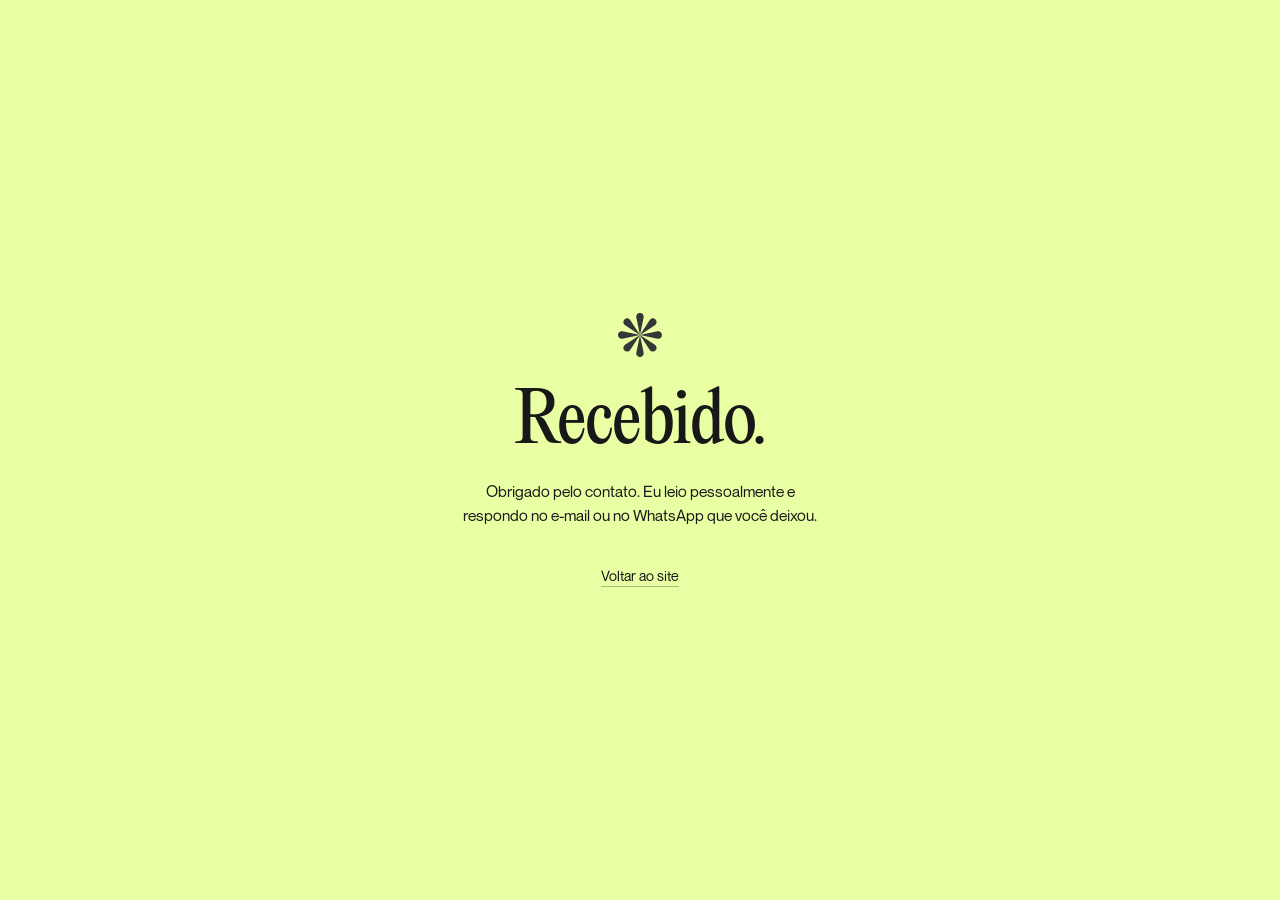
<file: obrigado.html>
<!DOCTYPE html>
<html lang="pt-BR">
<head>
  <meta charset="UTF-8">
  <meta name="viewport" content="width=device-width, initial-scale=1.0">
  <meta name="robots" content="noindex">
  <title>Obrigado | Branding</title>
  <meta name="description" content="Recebi o seu contato.">
  <link rel="preload" href="PPEditorialNew-Regular.otf" as="font" type="font/otf" crossorigin>
  <link rel="preload" href="NeueMontreal-Regular.otf" as="font" type="font/otf" crossorigin>
  <link rel="stylesheet" href="style.css?v=48">
</head>
<body>
  <main class="thanks">
    <img class="thanks-logo" src="logo_escura.svg" alt="" aria-hidden="true" width="323" height="323" draggable="false">
    <h1 class="thanks-title">Recebido.</h1>
    <p class="thanks-sub">Obrigado pelo contato. Eu leio pessoalmente e respondo no e-mail ou no WhatsApp que você deixou.</p>
    <div class="thanks-actions">
      <a class="thanks-back" href="index.html">Voltar ao site</a>
    </div>
  </main>
</body>
</html>
</file>
<file: style.css>
/* Fonts Setup */
@font-face {
  font-family: 'PP Editorial New';
  src: url('./PPEditorialNew-Regular.otf') format('opentype');
  font-weight: 400;
  font-style: normal;
  font-display: block;
}

@font-face {
  font-family: 'Neue Montreal';
  src: url('./NeueMontreal-Regular.otf') format('opentype');
  font-weight: 400;
  font-style: normal;
  font-display: block;
}

/* CSS Variables */
:root {
  /* Altura de referência da jornada. O JS congela isso em pixels: no
     navegador do Instagram (e no Safari) a barra some e volta quando o
     scroll muda de sentido, e qualquer medida em vh/svh mudaria junto,
     reposicionando a página inteira no meio do gesto. 100svh é só o valor
     de partida, para a página funcionar sem JS. */
  --vu: 100svh;

  --color-bg: #E8FFA3;
  --color-dark: #181818;
  --color-white: #FFFFFF;
  --font-serif: 'PP Editorial New', Georgia, serif;
  --font-sans: 'Neue Montreal', -apple-system, BlinkMacSystemFont, 'Segoe UI', Roboto, sans-serif;
}

/* Reset & Base */
*,
*::before,
*::after {
  margin: 0;
  padding: 0;
  box-sizing: border-box;
  -webkit-font-smoothing: antialiased;
  -moz-osx-font-smoothing: grayscale;
}

::selection {
  background-color: #00B183;
  color: #FFFFFF;
}

::-moz-selection {
  background-color: #00B183;
  color: #FFFFFF;
}

html,
body {
  width: 100%;
  min-height: 100%;
  background-color: var(--color-bg);
  color: var(--color-dark);
  font-family: var(--font-sans);
}

/* O corte horizontal fica no html: overflow-x hidden no body faria dele uma
   caixa de rolagem, e aí o palco sticky da jornada nunca gruda. clip corta
   sem criar caixa de rolagem; onde ele não existir, o html já resolve. */
html {
  overflow-x: hidden;
}

body {
  overflow-x: clip;
}

/* Hero Section */
.hero {
  position: relative;
  width: 100%;
  min-height: auto;
  background-color: var(--color-bg);
  display: flex;
  flex-direction: column;
  align-items: center;
  justify-content: flex-start;
  overflow: hidden;
  user-select: none;
  padding-bottom: 0;
}

/* Content Area */
.hero-content {
  position: relative;
  z-index: 10;
  display: flex;
  flex-direction: column;
  align-items: center;
  text-align: center;
  padding-top: clamp(64px, 10vh, 120px);
  padding-inline: 20px;
  max-width: 1200px;
  margin: 0 auto;
}

/* Logo acima do título */
.hero-logo {
  display: block;
  width: clamp(42px, 3.8vw, 62px);
  height: auto;
  margin-bottom: clamp(18px, 2.6vh, 30px);
  user-select: none;
}

/* Headline */
.hero-title {
  font-family: var(--font-serif);
  font-size: clamp(2.2rem, 4.4vw, 4.4rem);
  font-weight: 400;
  line-height: 1.08;
  letter-spacing: -0.015em;
  color: var(--color-dark);
  display: flex;
  flex-direction: column;
  align-items: center;
  text-wrap: balance;
}

.hero-title span {
  display: block;
}

/* Subtitle */
.hero-subtitle {
  font-family: var(--font-sans);
  font-size: clamp(0.95rem, 1.15vw, 1.25rem);
  font-weight: 400;
  color: var(--color-dark);
  margin-top: clamp(12px, 1.6vh, 20px);
  letter-spacing: -0.01em;
  text-wrap: balance;
}

/* Indicador de scroll — trilho fino com um traço descendo até um ponto,
   o mesmo vocabulário de linha + nó da linha do tempo */
.hero-scroll {
  display: inline-flex;
  flex-direction: column;
  align-items: center;
  gap: 6px;
  margin-top: clamp(24px, 3.4vh, 38px);
  padding: 6px 12px;
  text-decoration: none;
  color: var(--color-dark);
  -webkit-tap-highlight-color: transparent;
}

.hero-scroll-rail {
  position: relative;
  display: block;
  width: 1px;
  height: clamp(36px, 5vh, 52px);
  background-color: rgba(24, 24, 24, 0.18);
  overflow: hidden;
}

.hero-scroll-line {
  position: absolute;
  left: 0;
  top: 0;
  width: 100%;
  height: 42%;
  background-color: var(--color-dark);
  transform: translateY(-100%);
  animation: hero-scroll-line 2.4s cubic-bezier(0.65, 0, 0.35, 1) infinite;
}

.hero-scroll-dot {
  display: block;
  width: 5px;
  height: 5px;
  border-radius: 50%;
  background-color: var(--color-dark);
  opacity: 0.35;
  animation: hero-scroll-dot 2.4s cubic-bezier(0.65, 0, 0.35, 1) infinite;
}

.hero-scroll:hover .hero-scroll-rail {
  background-color: rgba(24, 24, 24, 0.32);
}

.hero-scroll:focus-visible {
  outline: 1px solid var(--color-dark);
  outline-offset: 4px;
}

/* O traço atravessa o trilho e sai por baixo (42% × 238% ≈ 100%) */
@keyframes hero-scroll-line {
  0% { transform: translateY(-100%); }
  70%, 100% { transform: translateY(238%); }
}

/* O ponto acende quando o traço chega nele */
@keyframes hero-scroll-dot {
  0%, 52% { opacity: 0.35; transform: scale(1); }
  66% { opacity: 1; transform: scale(1.5); }
  86%, 100% { opacity: 0.35; transform: scale(1); }
}

@media (prefers-reduced-motion: reduce) {
  .hero-scroll-line,
  .hero-scroll-dot {
    animation: none;
  }

  .hero-scroll-line {
    transform: none;
  }
}

@media (prefers-reduced-motion: no-preference) {
  html {
    scroll-behavior: smooth;
  }
}

/* CTA Button */

.hero-btn {
  display: inline-flex;
  align-items: center;
  gap: 12px;
  background-color: var(--color-dark);
  color: #FFFFFF;
  padding: 8px 8px 8px 16px;
  border-radius: 0;
  font-family: var(--font-sans);
  font-size: 14.5px;
  font-weight: 400;
  text-decoration: none;
  cursor: pointer;
  border: none;
  box-shadow: none;
  position: relative;
  overflow: hidden;
  isolation: isolate;
  -webkit-mask-image: -webkit-radial-gradient(white, black);
  /* Fix Safari overflow bug */
  -webkit-backface-visibility: hidden;
  backface-visibility: hidden;
  transform: translateZ(0);
}

.hero-btn::before {
  content: '';
  position: absolute;
  inset: 0;
  background-color: #00B183;
  transform: translate3d(0, 100%, 0);
  transition: transform 0.65s cubic-bezier(0.85, 0, 0.15, 1);
  z-index: -1;
  -webkit-backface-visibility: hidden;
  backface-visibility: hidden;
  will-change: transform;
}

.hero-btn:hover::before {
  transform: translate3d(0, 0%, 0);
}

.hero-btn:hover {
  transform: translateZ(0);
  box-shadow: none;
}

.hero-btn:active {
  transform: translateZ(0);
  box-shadow: none;
}

.btn-text-mask {
  display: inline-block;
  overflow: hidden;
  height: 19px;
  position: relative;
  z-index: 1;
  -webkit-mask-image: -webkit-radial-gradient(white, black);
  -webkit-backface-visibility: hidden;
  backface-visibility: hidden;
  transform: translateZ(0);
}

.btn-text-track {
  display: flex;
  flex-direction: column;
  transform: translate3d(0, 0, 0);
  transition: transform 0.65s cubic-bezier(0.85, 0, 0.15, 1);
  -webkit-backface-visibility: hidden;
  backface-visibility: hidden;
  will-change: transform;
}

.hero-btn:hover .btn-text-track {
  transform: translate3d(0, -19px, 0);
}

.btn-text {
  letter-spacing: -0.01em;
  display: block;
  height: 19px;
  line-height: 19px;
  white-space: nowrap;
  -webkit-font-smoothing: antialiased;
}

.btn-icon-wrapper {
  display: inline-flex;
  align-items: center;
  justify-content: center;
  width: 22px;
  height: 22px;
  position: relative;
  overflow: visible;
  flex-shrink: 0;
  -webkit-backface-visibility: hidden;
  backface-visibility: hidden;
  transform: translateZ(0);
}

.btn-icon-box {
  position: absolute;
  top: 0;
  left: 0;
  width: 22px;
  height: 22px;
  background-color: var(--color-bg);
  border-radius: 0;
  transform: translate3d(0, 0, 0) rotate(0deg);
  transition: transform 0.65s cubic-bezier(0.85, 0, 0.15, 1);
  z-index: 1;
  -webkit-backface-visibility: hidden;
  backface-visibility: hidden;
  will-change: transform;
}

.hero-btn:hover .btn-icon-box {
  transform: translate3d(0, 0, 0) rotate(90deg);
}

.btn-icon-mask {
  position: absolute;
  top: 0;
  left: 0;
  width: 22px;
  height: 22px;
  overflow: hidden;
  z-index: 2;
  pointer-events: none;
  -webkit-mask-image: -webkit-radial-gradient(white, black);
  -webkit-backface-visibility: hidden;
  backface-visibility: hidden;
  transform: translateZ(0);
}

.icon-slide-track {
  position: absolute;
  left: 0;
  top: 0;
  width: 44px;
  height: 22px;
  display: flex;
  align-items: center;
  justify-content: flex-start;
  transform: translate3d(-22px, 0, 0);
  transition: transform 0.65s cubic-bezier(0.85, 0, 0.15, 1);
  color: var(--color-dark);
  -webkit-backface-visibility: hidden;
  backface-visibility: hidden;
  will-change: transform;
}

.hero-btn:hover .icon-slide-track {
  transform: translate3d(0px, 0, 0);
}

.arrow-svg {
  width: 22px;
  height: 22px;
  flex-shrink: 0;
  padding: 3.5px;
  display: block;
  box-sizing: border-box;
  -webkit-backface-visibility: hidden;
  backface-visibility: hidden;
  transform: translateZ(0);
}

/* Image Container */
.hero-image-container {
  position: relative;
  width: 100%;
  display: flex;
  justify-content: center;
  align-items: flex-end;
  pointer-events: none;
  z-index: 1;
  /* A foto tem ~14.8% de área transparente acima do cabelo. Puxa o
     container para cima nessa proporção da altura dela, deixando ~36px
     visíveis entre o indicador de scroll e o topo do cabelo. */
  margin-top: calc(36px - 0.148 * clamp(600px, 78vh, 980px));
  margin-bottom: 0;
  line-height: 0;
}

.hero-person-img {
  width: auto;
  height: clamp(600px, 78vh, 980px);
  max-width: 100%;
  object-fit: contain;
  object-position: bottom center;
  display: block;
  vertical-align: bottom;
  margin-bottom: 0;
}

/* Smooth reveal animation */
@keyframes fadeInUp {
  from {
    opacity: 0;
    transform: translateY(20px);
  }

  to {
    opacity: 1;
    transform: translateY(0);
  }
}

.hero-logo {
  opacity: 0;
  animation: fadeInUp 0.9s cubic-bezier(0.16, 1, 0.3, 1) forwards;
}

.hero-title {
  animation: fadeInUp 0.9s cubic-bezier(0.16, 1, 0.3, 1) forwards;
}

.hero-subtitle {
  opacity: 0;
  animation: fadeInUp 0.9s cubic-bezier(0.16, 1, 0.3, 1) 0.15s forwards;
}

.hero-scroll {
  opacity: 0;
  animation: fadeInUp 0.9s cubic-bezier(0.16, 1, 0.3, 1) 0.45s forwards;
}

.hero-person-img {
  opacity: 0;
  animation: fadeInUp 1.1s cubic-bezier(0.16, 1, 0.3, 1) 0.2s forwards;
}

/* Responsive adjustments for Mobile & Tablet */
@media (max-width: 768px) {
  .hero {
    min-height: auto;
    justify-content: space-between;
  }

  .hero-content {
    padding-top: clamp(64px, 12vw, 68px);
    padding-inline: 16px;
  }

  .hero-logo {
    width: clamp(40px, 11vw, 50px);
    margin-bottom: clamp(16px, 4.5vw, 22px);
  }

  .hero-title {
    font-size: clamp(3.3rem, 12.4vw, 4.7rem);
    line-height: 1.05;
    letter-spacing: -0.02em;
  }

  .hero-subtitle {
    font-size: clamp(0.9rem, 3.4vw, 1.05rem);
    margin-top: clamp(12px, 3vw, 16px);
  }

  .hero-scroll {
    margin-top: clamp(16px, 4.5vw, 24px);
  }

  .hero-btn {
    padding: 8px 10px 8px 16px;
    font-size: 14px;
  }

  .hero-image-container {
    position: relative;
    bottom: auto;
    left: auto;
    transform: none;
    width: 100%;
    height: clamp(380px, 110vw, 540px);
    /* mesma compensação do desktop: ~22px visíveis até o topo do cabelo */
    margin-top: calc(22px - 0.148 * clamp(380px, 110vw, 540px));
  }

  .hero-person-img {
    height: 100%;
    width: auto;
    max-width: none;
    object-fit: contain;
    object-position: bottom center;
  }
}

/* Very narrow smartphones (iPhone SE / 360px) */
@media (max-width: 380px) {
  .hero-title {
    font-size: 3.1rem;
  }

  .hero-content {
    padding-top: 36px;
    padding-inline: 12px;
  }

  .hero-image-container {
    height: 420px;
    margin-top: calc(22px - 0.148 * 420px);
  }
}

/* Short height screens (landscape or smaller smartphones) */
@media (max-height: 680px) and (max-width: 768px) {
  .hero-content {
    padding-top: 28px;
  }

  .hero-title {
    font-size: clamp(2.9rem, 10vw, 3.8rem);
  }

  .hero-subtitle {
    margin-top: 6px;
  }

  .hero-scroll {
    margin-top: 8px;
  }

  .hero-image-container {
    height: 360px;
    margin-top: calc(22px - 0.148 * 360px);
  }
}

/* ==========================================================================
   Showcase Branding Grid (Edge-to-Edge 9:16)
   ========================================================================== */
.branding-grid-section {
  width: 100%;
  background-color: #101010;
  overflow: hidden;
  position: relative;
}

.branding-grid {
  display: grid;
  grid-template-columns: repeat(7, 1fr);
  width: 100%;
  margin: 0;
  padding: 0;
  gap: 0;
  background-color: transparent;
}

.grid-card {
  position: relative;
  width: 100%;
  aspect-ratio: 9 / 16;
  background-color: #141414;
  overflow: hidden;
  display: flex;
  align-items: center;
  justify-content: center;
  cursor: pointer;
  outline: none;
  border: none;
  transition: transform 0.4s cubic-bezier(0.16, 1, 0.3, 1),
    box-shadow 0.4s cubic-bezier(0.16, 1, 0.3, 1),
    z-index 0.4s ease;
  user-select: none;
}

.grid-card:hover {
  z-index: 5;
  outline: none;
}

/* ==========================================================================
   Card Slideshow System (for dynamic brands like DOLCE)
   ========================================================================== */
.card-slides-container {
  position: absolute;
  inset: 0;
  width: 100%;
  height: 100%;
  overflow: hidden;
}

/* Só dois slides ficam visíveis por card: o que entra (.active, por cima)
   e o que sai (.is-leaving, por baixo, recuando até ser coberto) */
.card-slide {
  position: absolute;
  inset: 0;
  width: 100%;
  height: 100%;
  opacity: 0;
  visibility: hidden;
  display: flex;
  align-items: center;
  justify-content: center;
  z-index: 0;
  overflow: hidden;
}

.card-slide.active {
  opacity: 1;
  visibility: visible;
  z-index: 2;
}

.card-slide.is-leaving {
  opacity: 1;
  visibility: visible;
  z-index: 1;
}

/* Véu que escurece o slide que está saindo */
.card-slide::after {
  content: '';
  position: absolute;
  inset: 0;
  z-index: 2;
  background-color: #000;
  opacity: 0;
  pointer-events: none;
}

/* ---- Entrada: cortina + zoom que assenta + logo que sobe do desfoque ---- */
.card-slide.is-entering {
  animation: card-wipe-up 0.95s cubic-bezier(0.77, 0, 0.175, 1) both;
}

/* Cards alternados abrem a cortina no sentido contrário: xadrez no grid */
.grid-card:nth-child(even) .card-slide.is-entering {
  animation-name: card-wipe-down;
}

.card-slide.is-entering .slide-bg {
  animation: card-bg-settle 1.4s cubic-bezier(0.16, 1, 0.3, 1) both;
}

.card-slide.is-entering .slide-logo-wrapper {
  animation: card-logo-in 0.85s cubic-bezier(0.16, 1, 0.3, 1) 0.38s both;
}

/* ---- Saída: recua, escurece e a logo sobe sumindo ---- */
.card-slide.is-leaving .slide-bg {
  animation: card-bg-recede 0.95s cubic-bezier(0.77, 0, 0.175, 1) both;
}

.card-slide.is-leaving::after {
  animation: card-veil 0.95s cubic-bezier(0.77, 0, 0.175, 1) both;
}

.card-slide.is-leaving .slide-logo-wrapper {
  animation: card-logo-out 0.5s cubic-bezier(0.7, 0, 0.84, 0) both;
}

@keyframes card-wipe-up {
  from { clip-path: inset(100% 0 0 0); }
  to { clip-path: inset(0 0 0 0); }
}

@keyframes card-wipe-down {
  from { clip-path: inset(0 0 100% 0); }
  to { clip-path: inset(0 0 0 0); }
}

@keyframes card-bg-settle {
  from { transform: scale(1.28); }
  to { transform: scale(1); }
}

@keyframes card-bg-recede {
  from { transform: scale(1); }
  to { transform: scale(1.12); }
}

@keyframes card-veil {
  from { opacity: 0; }
  to { opacity: 0.65; }
}

@keyframes card-logo-in {
  from {
    opacity: 0;
    transform: translateY(22px);
    filter: blur(8px);
  }
  to {
    opacity: 1;
    transform: translateY(0);
    filter: blur(0);
  }
}

@keyframes card-logo-out {
  to {
    opacity: 0;
    transform: translateY(-16px);
    filter: blur(4px);
  }
}

@media (prefers-reduced-motion: reduce) {
  .card-slide.is-entering,
  .card-slide.is-entering .slide-bg,
  .card-slide.is-entering .slide-logo-wrapper,
  .card-slide.is-leaving .slide-bg,
  .card-slide.is-leaving::after,
  .card-slide.is-leaving .slide-logo-wrapper {
    animation: none;
  }

  .card-slide.is-leaving {
    visibility: hidden;
  }
}

.slide-bg {
  position: absolute;
  inset: 0;
  width: 100%;
  height: 100%;
  object-fit: cover;
  object-position: center;
  user-select: none;
  pointer-events: none;
}

.slide-logo-wrapper {
  position: relative;
  z-index: 3;
  width: 75%;
  height: 30%;
  max-width: 75%;
  max-height: 30%;
  display: flex;
  align-items: center;
  justify-content: center;
  pointer-events: none;
}

.slide-logo {
  max-width: 100%;
  max-height: 100%;
  width: auto;
  height: auto;
  object-fit: contain;
  transition: transform 0.4s cubic-bezier(0.16, 1, 0.3, 1);
}

.grid-card:hover .slide-logo {
  transform: scale(1.08);
}

/* Background Gradients & Effects for Placeholder Cards */
.card-bg {
  position: absolute;
  inset: 0;
  opacity: 0.6;
  transition: opacity 0.5s ease, transform 0.6s cubic-bezier(0.16, 1, 0.3, 1);
  background-size: 200% 200%;
}

.grid-card:hover .card-bg {
  opacity: 0.95;
  transform: scale(1.06);
}

.card-bg-1 {
  background: radial-gradient(circle at 50% 30%, #2a2c36 0%, #111216 80%);
}

.card-bg-2 {
  background: radial-gradient(circle at 60% 70%, #2b3322 0%, #12160e 80%);
}

.card-bg-3 {
  background: radial-gradient(circle at 40% 40%, #302636 0%, #140f17 80%);
}

.card-bg-4 {
  background: radial-gradient(circle at 50% 80%, #1f2d33 0%, #0d1417 80%);
}

.card-bg-5 {
  background: radial-gradient(circle at 70% 30%, #382d24 0%, #16120e 80%);
}

.card-bg-6 {
  background: radial-gradient(circle at 30% 60%, #22302e 0%, #0e1615 80%);
}

.card-bg-7 {
  background: radial-gradient(circle at 50% 50%, #2f2525 0%, #140e0e 80%);
}

.card-bg-8 {
  background: radial-gradient(circle at 60% 30%, #2c2538 0%, #120e17 80%);
}

.card-bg-9 {
  background: radial-gradient(circle at 40% 70%, #213327 0%, #0e1711 80%);
}

.card-bg-10 {
  background: radial-gradient(circle at 50% 20%, #35293b 0%, #150f19 80%);
}

.card-bg-11 {
  background: radial-gradient(circle at 30% 80%, #23313a 0%, #0d1519 80%);
}

.card-bg-12 {
  background: radial-gradient(circle at 70% 50%, #383324 0%, #17150e 80%);
}

.card-bg-13 {
  background: radial-gradient(circle at 50% 60%, #2c2d33 0%, #121217 80%);
}

.card-bg-14 {
  background: radial-gradient(circle at 40% 30%, #33242b 0%, #160e12 80%);
}

.card-bg-15 {
  background: radial-gradient(circle at 60% 40%, #233633 0%, #0e1715 80%);
}

/* Card Content & Brand Logo */
.card-content {
  position: relative;
  width: 100%;
  height: 100%;
  display: flex;
  flex-direction: column;
  align-items: center;
  justify-content: center;
  padding: 16px 10px;
  z-index: 2;
}

.card-logo-box {
  display: flex;
  flex-direction: column;
  align-items: center;
  justify-content: center;
  gap: 12px;
  color: #F5F5F5;
  transition: transform 0.4s cubic-bezier(0.16, 1, 0.3, 1),
    color 0.3s ease;
}

.preview-logo-icon {
  width: clamp(26px, 2.6vw, 38px);
  height: clamp(26px, 2.6vw, 38px);
  stroke: currentColor;
  filter: drop-shadow(0 2px 8px rgba(0, 0, 0, 0.4));
  transition: transform 0.4s cubic-bezier(0.16, 1, 0.3, 1),
    stroke 0.3s ease;
}

.card-brand-name {
  font-family: var(--font-sans);
  font-size: clamp(0.68rem, 0.78vw, 0.85rem);
  font-weight: 500;
  letter-spacing: 0.18em;
  color: #FFFFFF;
  opacity: 0.85;
  transition: opacity 0.3s ease, letter-spacing 0.3s ease;
}

.grid-card:hover .card-logo-box {
  transform: translateY(-4px) scale(1.05);
  color: var(--color-bg);
}

.grid-card:hover .preview-logo-icon {
  stroke: var(--color-bg);
}

.grid-card:hover .card-brand-name {
  opacity: 1;
  letter-spacing: 0.22em;
  color: #FFFFFF;
}

.card-tag {
  position: absolute;
  bottom: 10px;
  right: 12px;
  font-family: var(--font-sans);
  font-size: 0.65rem;
  font-weight: 500;
  letter-spacing: 0.08em;
  color: rgba(255, 255, 255, 0.25);
  transition: color 0.3s ease;
}

.grid-card:hover .card-tag {
  color: var(--color-bg);
}

/* Desktop: 2 rows x 7 cols = 14 slots */
@media (min-width: 769px) {
  .branding-grid {
    grid-template-columns: repeat(7, 1fr);
  }
}

/* Mobile: 4 rows x 3 cols = 12 cards (hiding ANDERSON and SOBERANA) */
@media (max-width: 768px) {
  .branding-grid {
    grid-template-columns: repeat(3, 1fr);
  }

  .grid-card[data-brand="ANDERSON"],
  .grid-card[data-brand="SOBERANA"] {
    display: none !important;
  }
}

/* ==========================================================================
   Jornada — palco fixo e cenas que aparecem no centro
   O JS escreve um único número por cena, --p (0 a 1, o avanço daquela cena).
   Tudo o que aparece deriva dele em CSS, então o scroll não dispara layout.
   Sem JS a seção vira um empilhamento normal, com todo o conteúdo visível.
   ========================================================================== */
.journey {
  --tl-text: #F2F0EA;
  --tl-muted: rgba(242, 240, 234, 0.46);
  --tl-line: rgba(242, 240, 234, 0.32);
  --tl-line-soft: rgba(242, 240, 234, 0.19);
  --tl-accent: var(--color-bg);

  position: relative;
  width: 100%;
  background-color: #101010;
  color: var(--tl-text);
  font-family: var(--font-sans);
  user-select: none;
}

.tl-defs {
  position: absolute;
  width: 0;
  height: 0;
  overflow: hidden;
}

/* ---- Modo empilhado (sem JS / movimento reduzido) ---- */
.scene {
  padding: clamp(72px, 11vh, 150px) clamp(20px, 4vw, 64px);
}

.scene-inner {
  max-width: 1320px;
  margin: 0 auto;
  text-align: center;
}

/* ---- Modo jornada ---- */
.journey.js-journey {
  height: calc(var(--journey-len, 7) * var(--vu));
}

/* O palco acompanha a viewport visível (dvh), senão, com a barra do
   navegador escondida, sobraria uma faixa sob o painel claro do contato.
   Ele pode mudar de altura à vontade: o avanço da jornada não é medido
   por ele, e sim pela posição da seção na tela. */
.journey.js-journey .journey-stage {
  position: sticky;
  top: 0;
  height: 100svh;
  height: 100dvh;
  overflow: hidden;
}

.journey.js-journey .scene {
  position: absolute;
  inset: 0;
  display: flex;
  align-items: center;
  justify-content: center;
  padding: clamp(28px, calc(var(--vu) * 0.07), 72px) clamp(20px, 4vw, 64px);
  opacity: 0;
  visibility: hidden;
  will-change: opacity, transform;
}

.journey.js-journey .scene.is-on {
  visibility: visible;
}

.scene[hidden] {
  display: none;
}

/* A cena encolhe se o conteúdo não couber na altura do palco (telas baixas) */
.journey.js-journey .scene-inner {
  width: 100%;
  transform: scale(var(--fit, 1));
  transform-origin: center center;
}

/* Trilho de avanço da jornada. Em tela estreita o texto ocupa a largura
   inteira e ele encostaria nas linhas, então só aparece no layout largo. */
.journey-rail {
  display: none;
}

@media (min-width: 981px) {
  .journey.js-journey .journey-rail {
    display: block;
  }
}

.journey.js-journey .journey-rail {
  position: absolute;
  right: clamp(14px, 2.2vw, 34px);
  top: 50%;
  width: 1px;
  height: clamp(84px, calc(var(--vu) * 0.15), 160px);
  margin-top: calc(clamp(84px, calc(var(--vu) * 0.15), 160px) / -2);
  background-color: var(--tl-line-soft);
}

.journey-rail-fill {
  position: absolute;
  left: 0;
  right: 0;
  top: 0;
  height: calc(var(--jp, 0) * 100%);
  background-color: var(--tl-accent);
}

/* --------------------------------------------------------------------------
   Aparecimento — um elemento por limiar (--at) sobre o avanço da cena (--p)
   --sp = quão rápido ele completa; --rise = de quanto abaixo ele sobe
   -------------------------------------------------------------------------- */
.scene .rv {
  --r: clamp(0, calc((var(--p, 1) - var(--at, 0)) * var(--sp, 11)), 1);
  opacity: var(--r);
  transform: translate3d(0, calc((1 - var(--r)) * var(--rise, 14px)), 0);
}

/* --------------------------------------------------------------------------
   Texto que acende palavra por palavra conforme o scroll avança
   --lit é a posição da onda na frase; cada palavra acende quando ela passa.
   -------------------------------------------------------------------------- */
.scene-words {
  --lit: calc((var(--p, 1) - 0.02) / 0.60 * (var(--n, 1) + 2));
}

.scene-words .w {
  opacity: clamp(0.15, calc((var(--lit) - var(--i, 0)) * 1.4), 1);
}

.scene-keep {
  white-space: nowrap;
}

.scene-reg {
  font-size: 0.6em;
  vertical-align: 0.55em;
  letter-spacing: 0.02em;
}

/* --------------------------------------------------------------------------
   Cenas de texto
   -------------------------------------------------------------------------- */
.scene-title {
  font-family: var(--font-serif);
  font-weight: 400;
  font-size: clamp(2.2rem, 4.4vw, 4.4rem);
  line-height: 1.08;
  letter-spacing: -0.015em;
  color: var(--tl-accent);
  max-width: calc(12.4 * clamp(2.2rem, 4.4vw, 4.4rem));
  margin-inline: auto;
  text-wrap: balance;
}

.scene-title em {
  font-style: italic;
}

.scene-sub {
  font-family: var(--font-sans);
  font-size: clamp(0.95rem, 1.15vw, 1.25rem);
  letter-spacing: -0.01em;
  color: var(--tl-text);
  margin-top: clamp(18px, 2.4vw, 32px);
}

.scene-body {
  max-width: 780px;
  margin-inline: auto;
  font-family: var(--font-sans);
  font-size: clamp(1.05rem, 1.45vw, 1.55rem);
  line-height: 1.5;
  letter-spacing: -0.005em;
  color: var(--tl-text);
  text-wrap: balance;
}

@media (max-width: 980px) {
  .scene-title {
    font-size: clamp(2.6rem, 9.6vw, 4.2rem);
    line-height: 1.05;
    letter-spacing: -0.02em;
    max-width: none;
  }

  .scene-sub {
    font-size: clamp(0.9rem, 3.4vw, 1.05rem);
  }

  .scene-body {
    font-size: clamp(1rem, 4.2vw, 1.25rem);
  }
}

@media (max-width: 380px) {
  .scene-title {
    font-size: 10.6vw;
  }
}

/* Setas / ornamentos (SVG) */
.tl-arrow {
  fill: none;
  stroke: currentColor;
  stroke-width: 1;
  stroke-linecap: square;
  stroke-linejoin: miter;
  display: block;
}

/* --------------------------------------------------------------------------
   Linha do tempo — percurso horizontal (8 marcos em 8 colunas iguais)
   Os nós ficam no centro de cada coluna: 6.25%, 18.75% ... 93.75%
   O eixo é desenhado por --fill, a mesma conta que define os limiares dos nós.
   -------------------------------------------------------------------------- */
.tl--desktop {
  --fill: clamp(0, calc((var(--p, 1) - 0.06) / 0.62), 1);
  display: none;
  position: relative;
}

.tl-row {
  display: grid;
  grid-template-columns: repeat(8, 1fr);
}

/* Linhas cujos limites caem exatamente sobre os nós (7 vãos entre 8 nós) */
.tl-row--segments {
  grid-template-columns: repeat(7, 1fr);
  margin-inline: 6.25%;
}

/* Grupos: Estratégia de Marca / Identidade de Marca */
.tl-group {
  grid-row: 1;
  position: relative;
  text-align: center;
  padding-bottom: clamp(38px, 4.6vw, 66px);
}

.tl-group--a {
  grid-column: 1 / 6;
  --span: 5;
  --at: 0.04;
}

.tl-group--b {
  grid-column: 5 / 9;
  --span: 4;
  --at: 0.45;
}

.tl-group-label {
  font-family: var(--font-serif);
  font-size: clamp(1.1rem, 1.55vw, 1.7rem);
  line-height: 1.2;
}

.tl-bracket {
  position: absolute;
  bottom: 0;
  height: clamp(32px, 4vw, 58px);
  left: calc(50% / var(--span));
  right: calc(50% / var(--span));
  border-top: 1px solid var(--tl-line);
}

.tl-group--a .tl-bracket {
  right: calc(50% / var(--span) + 5px);
}

.tl-group--b .tl-bracket {
  left: calc(50% / var(--span) + 5px);
}

.tl-bracket::before,
.tl-bracket::after {
  content: '';
  position: absolute;
  top: 0;
  bottom: 0;
  border-left: 1px dashed var(--tl-line-soft);
}

.tl-bracket::before {
  left: 0;
}

.tl-bracket::after {
  right: 0;
}

/* Marcos */
.tl-steps {
  list-style: none;
  padding-bottom: clamp(13px, 1.5vw, 20px);
}

.tl-step {
  position: relative;
  display: flex;
  align-items: center;
  justify-content: center;
  text-align: center;
  padding-inline: 4px;
  font-size: clamp(0.6rem, 0.76vw, 0.8rem);
  text-transform: uppercase;
  letter-spacing: 0.07em;
  line-height: 1.3;
}

.tl-step--final {
  color: var(--tl-accent);
}

.tl-step-arrow {
  position: absolute;
  top: 50%;
  left: 100%;
  transform: translate(-50%, -50%);
  width: clamp(22px, 2.4vw, 36px);
  height: clamp(8px, 0.8vw, 11px);
  color: var(--tl-line);
}

/* Eixo */
.tl-axis-wrap {
  position: relative;
}

.tl-axis {
  position: relative;
  height: 12px;
  align-items: center;
}

.tl-axis::before {
  content: '';
  position: absolute;
  left: 6.25%;
  right: 6.25%;
  top: 50%;
  height: 1.5px;
  margin-top: -0.75px;
  background-color: var(--tl-text);
  transform: scaleX(var(--fill, 1));
  transform-origin: left center;
}

.tl-dot {
  position: relative;
  justify-self: center;
  align-self: center;
  width: 9px;
  height: 9px;
  border-radius: 50%;
  background-color: var(--tl-text);
}

.tl-dot--final {
  background-color: var(--tl-accent);
}

/* Os nós e seus rótulos acendem na mesma ordem em que a linha os alcança:
   0.06 no primeiro, 0.68 no último, um vão de 0.62/7 entre eles. */
.tl-steps .tl-step:nth-child(1), .tl-axis .tl-dot:nth-child(1) { --at: 0.060; }
.tl-steps .tl-step:nth-child(2), .tl-axis .tl-dot:nth-child(2) { --at: 0.149; }
.tl-steps .tl-step:nth-child(3), .tl-axis .tl-dot:nth-child(3) { --at: 0.237; }
.tl-steps .tl-step:nth-child(4), .tl-axis .tl-dot:nth-child(4) { --at: 0.326; }
.tl-steps .tl-step:nth-child(5), .tl-axis .tl-dot:nth-child(5) { --at: 0.414; }
.tl-steps .tl-step:nth-child(6), .tl-axis .tl-dot:nth-child(6) { --at: 0.503; }
.tl-steps .tl-step:nth-child(7), .tl-axis .tl-dot:nth-child(7) { --at: 0.591; }
.tl-steps .tl-step:nth-child(8), .tl-axis .tl-dot:nth-child(8) { --at: 0.680; }

.tl-axis .tl-dot {
  --rise: 0px;
  --sp: 18;
}

/* Ornamento: a logo é usada como máscara, então a cor vem do CSS.
   Ele tem transform próprio, por isso só a opacidade responde ao avanço. */
.tl-ornament,
.tl-m-ornament {
  background-color: var(--tl-accent);
  -webkit-mask: url('logo_clara.svg') center / contain no-repeat;
  mask: url('logo_clara.svg') center / contain no-repeat;
}

.tl-ornament {
  position: absolute;
  top: 50%;
  width: clamp(24px, 2.8vw, 40px);
  aspect-ratio: 1;
  transform: translate(-50%, -50%);
  opacity: clamp(0, calc((var(--p, 1) - var(--at, 0)) * 11), 1);
}

.tl-ornament--left {
  left: 0;
  --at: 0.02;
}

.tl-ornament--right {
  left: 100%;
  --at: 0.68;
}

/* Entregas */
.tl-deliv-wrap {
  position: relative;
}

.tl-deliv {
  min-height: clamp(158px, 16vw, 208px);
}

.tl-deliv-item {
  display: flex;
  align-items: center;
  justify-content: center;
  text-align: center;
  text-wrap: balance;
  padding: clamp(26px, 3.2vw, 44px) 12px clamp(28px, 3.4vw, 46px);
  border-left: 1px dashed var(--tl-line-soft);
  font-size: clamp(0.82rem, 0.98vw, 1.05rem);
  line-height: 1.45;
}

.tl-deliv-item--1 { grid-column: 1 / 3; --at: 0.20; }
.tl-deliv-item--2 { grid-column: 3 / 5; --at: 0.38; }
.tl-deliv-item--3 { grid-column: 5 / 6; --at: 0.52; }

.tl-deliv-item--4 {
  grid-column: 6 / 7;
  border-right: 1px dashed var(--tl-line-soft);
  --at: 0.61;
}

/* Entrega final (sob o último nó) */
.tl-final {
  --tl-final-w: clamp(148px, 14vw, 196px);
  --at: 0.72;
  position: absolute;
  top: 0;
  /* centrado sob o último nó (93.75%) sem usar transform — o reveal usa transform */
  left: calc(93.75% - var(--tl-final-w) / 2);
  width: var(--tl-final-w);
  display: flex;
  flex-direction: column;
  align-items: center;
  color: var(--tl-accent);
}

.tl-final-arrow {
  width: 12px;
  height: clamp(42px, 4.8vw, 60px);
}

.tl-final-list {
  list-style: none;
  margin-top: clamp(8px, 1vw, 14px);
  display: flex;
  flex-direction: column;
  gap: clamp(7px, 0.85vw, 12px);
  text-align: center;
  font-size: clamp(0.82rem, 0.98vw, 1.05rem);
  line-height: 1.35;
}

/* Fases */
.tl-phases {
  margin-top: clamp(22px, 2.8vw, 42px);
}

.tl-phase {
  position: relative;
  text-align: center;
  padding-top: clamp(16px, 1.9vw, 26px);
  font-family: var(--font-serif);
  text-transform: uppercase;
  letter-spacing: 0.08em;
  font-size: clamp(0.85rem, 1.05vw, 1.2rem);
  color: var(--tl-muted);
}

.tl-phase--1 { grid-column: 1 / 3; --at: 0.22; }
.tl-phase--2 { grid-column: 3 / 5; --at: 0.40; }
.tl-phase--3 { grid-column: 5 / 7; --at: 0.54; }
.tl-phase--4 { grid-column: 7 / 8; --at: 0.64; }

.tl-phase-rule {
  position: absolute;
  top: 0;
  left: 5px;
  right: 5px;
  height: 6px;
  border-top: 1px solid var(--tl-line-soft);
}

.tl-phase-rule::before,
.tl-phase-rule::after {
  content: '';
  position: absolute;
  top: 0;
  width: 1px;
  height: 6px;
  background-color: var(--tl-line-soft);
}

.tl-phase-rule::before { left: 0; }
.tl-phase-rule::after { right: 0; }

/* --------------------------------------------------------------------------
   Linha do tempo — percurso vertical centralizado (telas estreitas)
   O trilho é a soma dos conectores desenhados no topo de cada bloco,
   então a linha nunca cruza um texto. Os limiares (--at) de cada bloco são
   distribuídos pelo JS, na ordem em que eles aparecem.
   -------------------------------------------------------------------------- */
.tl--mobile {
  --tl-dot: 9px;
  max-width: 520px;
  margin: 0 auto;
  text-align: center;
}

.tl-m-group,
.tl-m-phase,
.tl-m-step,
.tl-m-deliv,
.tl-m-final,
.tl-m-final-arrow,
.tl-m-ornament {
  position: relative;
}

/* Conector vertical (o trilho) */
.tl-m-group::before,
.tl-m-phase::before,
.tl-m-step::before,
.tl-m-deliv::before {
  content: '';
  position: absolute;
  left: 50%;
  top: 0;
  width: 1px;
  height: var(--c);
  margin-left: -0.5px;
  background-color: var(--tl-line-soft);
}

/* O primeiro bloco da segunda metade não vem de lugar nenhum */
.tl-m-group--first::before {
  display: none;
}

.tl-m-group--first {
  padding-top: 0;
}

/* Grupos — divisor com réguas laterais */
.tl-m-group {
  --c: clamp(28px, 7vw, 40px);
  display: flex;
  align-items: center;
  justify-content: center;
  gap: clamp(12px, 3.5vw, 18px);
  padding-top: calc(var(--c) + clamp(12px, 3.4vw, 18px));
  font-family: var(--font-serif);
  font-weight: 400;
  font-size: clamp(1.3rem, 5.2vw, 1.8rem);
  line-height: 1.15;
}

.tl-m-rule {
  flex: 1 1 0;
  min-width: 14px;
  height: 0;
  border-top: 1px solid var(--tl-line);
}

.tl-m-rule--dashed {
  border-top-style: dashed;
  border-top-color: var(--tl-line-soft);
}

.tl-m-txt {
  flex: 0 1 auto;
  text-wrap: balance;
}

/* Fases */
.tl-m-phase {
  --c: clamp(20px, 5.4vw, 30px);
  padding-top: calc(var(--c) + clamp(10px, 2.8vw, 14px));
  font-family: var(--font-serif);
  text-transform: uppercase;
  letter-spacing: 0.1em;
  font-size: clamp(0.8rem, 3.3vw, 0.95rem);
  color: var(--tl-muted);
}

/* Marcos */
.tl-m-step {
  --c: clamp(15px, 4vw, 22px);
  padding-top: calc(var(--c) + var(--tl-dot) + clamp(9px, 2.5vw, 12px));
  font-size: clamp(0.78rem, 3.3vw, 0.88rem);
  text-transform: uppercase;
  letter-spacing: 0.09em;
}

.tl-m-step::after {
  content: '';
  position: absolute;
  left: 50%;
  top: var(--c);
  width: var(--tl-dot);
  height: var(--tl-dot);
  margin-left: calc(var(--tl-dot) / -2);
  border-radius: 50%;
  background-color: var(--tl-text);
}

.tl-m-step--final {
  color: var(--tl-accent);
}

.tl-m-step--final::after {
  background-color: var(--tl-accent);
}

/* Entregas */
.tl-m-deliv {
  --c: clamp(15px, 4.4vw, 24px);
  display: flex;
  align-items: center;
  justify-content: center;
  gap: clamp(11px, 3.2vw, 16px);
  padding-top: calc(var(--c) + clamp(9px, 2.6vw, 13px));
  font-size: clamp(0.92rem, 3.8vw, 1.05rem);
  line-height: 1.4;
}

/* Entrega final */
.tl-m-final-arrow {
  display: block;
  width: 12px;
  height: clamp(32px, 8vw, 46px);
  margin: clamp(10px, 3vw, 14px) auto 0;
  color: var(--tl-accent);
}

.tl-m-final {
  list-style: none;
  display: flex;
  flex-direction: column;
  gap: clamp(6px, 1.8vw, 9px);
  margin-top: clamp(9px, 2.6vw, 12px);
  color: var(--tl-accent);
  font-size: clamp(0.92rem, 3.8vw, 1.05rem);
  line-height: 1.35;
}

/* Ornamentos nas pontas do percurso */
.tl-m-ornament {
  display: block;
  width: clamp(22px, 6vw, 28px);
  aspect-ratio: 1;
  margin: 0 auto clamp(2px, 1vw, 6px);
}

/* --------------------------------------------------------------------------
   Troca de layout da linha do tempo
   -------------------------------------------------------------------------- */
@media (min-width: 981px) {
  .tl--desktop { display: block; }
  .tl--mobile { display: none; }
}

/* --------------------------------------------------------------------------
   Movimento reduzido — sem palco fixo, tudo visível
   -------------------------------------------------------------------------- */
@media (prefers-reduced-motion: reduce) {
  .scene .rv,
  .scene-words .w,
  .tl-ornament {
    opacity: 1;
    transform: none;
  }

  .tl-axis::before {
    transform: scaleX(1);
  }
}

/* ==========================================================================
   Contato — a última cena da jornada
   Ela é a única cena de fundo claro: como o painel cobre o palco inteiro e
   aparece junto com o conteúdo, é a própria cena que leva a tela do escuro
   para o verde. Fora do modo jornada ela é só uma dobra verde comum.
   ========================================================================== */
.scene--form {
  background-color: var(--color-bg);
  color: var(--color-dark);
}

/* O painel sobe do pé da tela: a borda de cima do recorte desce de 100% a 0
   conforme --wipe. Como ele é opaco, cobre a cena escura em vez de se
   misturar com ela. Sem --wipe (sem JS) o recorte não existe. */
.journey.js-journey .scene--form {
  clip-path: inset(calc(var(--wipe, 0) * 100%) 0 0 0);
}

.scene--form .scene-inner {
  max-width: 560px;
  text-align: center;
}

.contato-kicker {
  font-family: var(--font-sans);
  font-size: clamp(0.7rem, 0.82vw, 0.78rem);
  text-transform: uppercase;
  letter-spacing: 0.14em;
  opacity: 0.55;
}

.contato-title {
  font-family: var(--font-serif);
  font-weight: 400;
  font-size: clamp(2.1rem, 4vw, 3.4rem);
  line-height: 1.08;
  letter-spacing: -0.015em;
  margin-top: clamp(12px, 1.6vw, 20px);
  text-wrap: balance;
}

.contato-sub {
  font-family: var(--font-sans);
  font-size: clamp(0.92rem, 1.1vw, 1.1rem);
  letter-spacing: -0.01em;
  margin-top: clamp(8px, 1.2vw, 14px);
  opacity: 0.7;
}

/* O limiar de cada campo vem do HTML, então a opacidade de .rv já cuida da
   entrada; aqui o opacity do kicker e do sub precisa ser multiplicado por ela */
.scene--form .contato-kicker,
.scene--form .contato-sub {
  opacity: calc(var(--r, 1) * 0.62);
}

.form {
  margin-top: clamp(28px, 4vh, 52px);
  display: flex;
  flex-direction: column;
  gap: clamp(16px, 2.4vh, 26px);
  text-align: left;
}

.field {
  display: flex;
  flex-direction: column;
  gap: 6px;
}

.field label {
  font-family: var(--font-sans);
  font-size: 0.72rem;
  text-transform: uppercase;
  letter-spacing: 0.12em;
  opacity: 0.6;
}

.field input {
  font-family: var(--font-sans);
  font-size: clamp(1rem, 1.25vw, 1.15rem);
  color: var(--color-dark);
  background: transparent;
  border: none;
  border-bottom: 1px solid rgba(24, 24, 24, 0.28);
  border-radius: 0;
  padding: 5px 0 8px;
  transition: border-color 0.35s ease;
  -webkit-appearance: none;
  appearance: none;
}

.field input::placeholder {
  color: rgba(24, 24, 24, 0.3);
}

.field input:focus {
  outline: none;
  border-bottom-color: var(--color-dark);
}

.field.is-invalid input {
  border-bottom-color: #B3261E;
}

.field.is-invalid label {
  opacity: 1;
  color: #B3261E;
}

/* Isca de robô: fora da tela, mas não display:none — há robô que ignora */
.form-trap {
  position: absolute;
  left: -9999px;
  width: 1px;
  height: 1px;
  overflow: hidden;
}

.form-msg {
  font-family: var(--font-sans);
  font-size: 0.85rem;
  line-height: 1.45;
  color: #B3261E;
  margin-top: -4px;
}

.form-msg a {
  color: inherit;
}

.form-submit {
  align-self: flex-start;
  margin-top: clamp(4px, 1vh, 12px);
}

.form.is-sending .form-submit {
  pointer-events: none;
  opacity: 0.55;
}

@media (max-width: 768px) {
  .contato-title {
    font-size: clamp(2.1rem, 8.4vw, 2.8rem);
  }

  .form-submit {
    align-self: stretch;
    justify-content: space-between;
  }
}

/* ==========================================================================
   Obrigado — página de confirmação
   ========================================================================== */
.thanks {
  min-height: 100svh;
  display: flex;
  flex-direction: column;
  align-items: center;
  justify-content: center;
  text-align: center;
  padding: clamp(48px, 10vh, 120px) 20px;
  background-color: var(--color-bg);
}

.thanks-logo {
  width: clamp(40px, 3.4vw, 56px);
  height: auto;
  margin-bottom: clamp(24px, 3.4vh, 38px);
}

.thanks-title {
  font-family: var(--font-serif);
  font-weight: 400;
  font-size: clamp(2.4rem, 5.4vw, 4.4rem);
  line-height: 1.06;
  letter-spacing: -0.02em;
}

.thanks-sub {
  font-family: var(--font-sans);
  font-size: clamp(0.98rem, 1.2vw, 1.2rem);
  line-height: 1.5;
  max-width: 460px;
  margin: clamp(16px, 2.2vh, 26px) auto 0;
  text-wrap: balance;
}

.thanks-actions {
  display: flex;
  flex-wrap: wrap;
  align-items: center;
  justify-content: center;
  gap: clamp(14px, 2vw, 22px);
  margin-top: clamp(30px, 4.4vh, 50px);
}

.thanks-back {
  font-family: var(--font-sans);
  font-size: 0.9rem;
  color: var(--color-dark);
  text-decoration: none;
  border-bottom: 1px solid rgba(24, 24, 24, 0.3);
  padding-bottom: 2px;
  transition: border-color 0.3s ease;
}

.thanks-back:hover {
  border-bottom-color: var(--color-dark);
}
</file>
